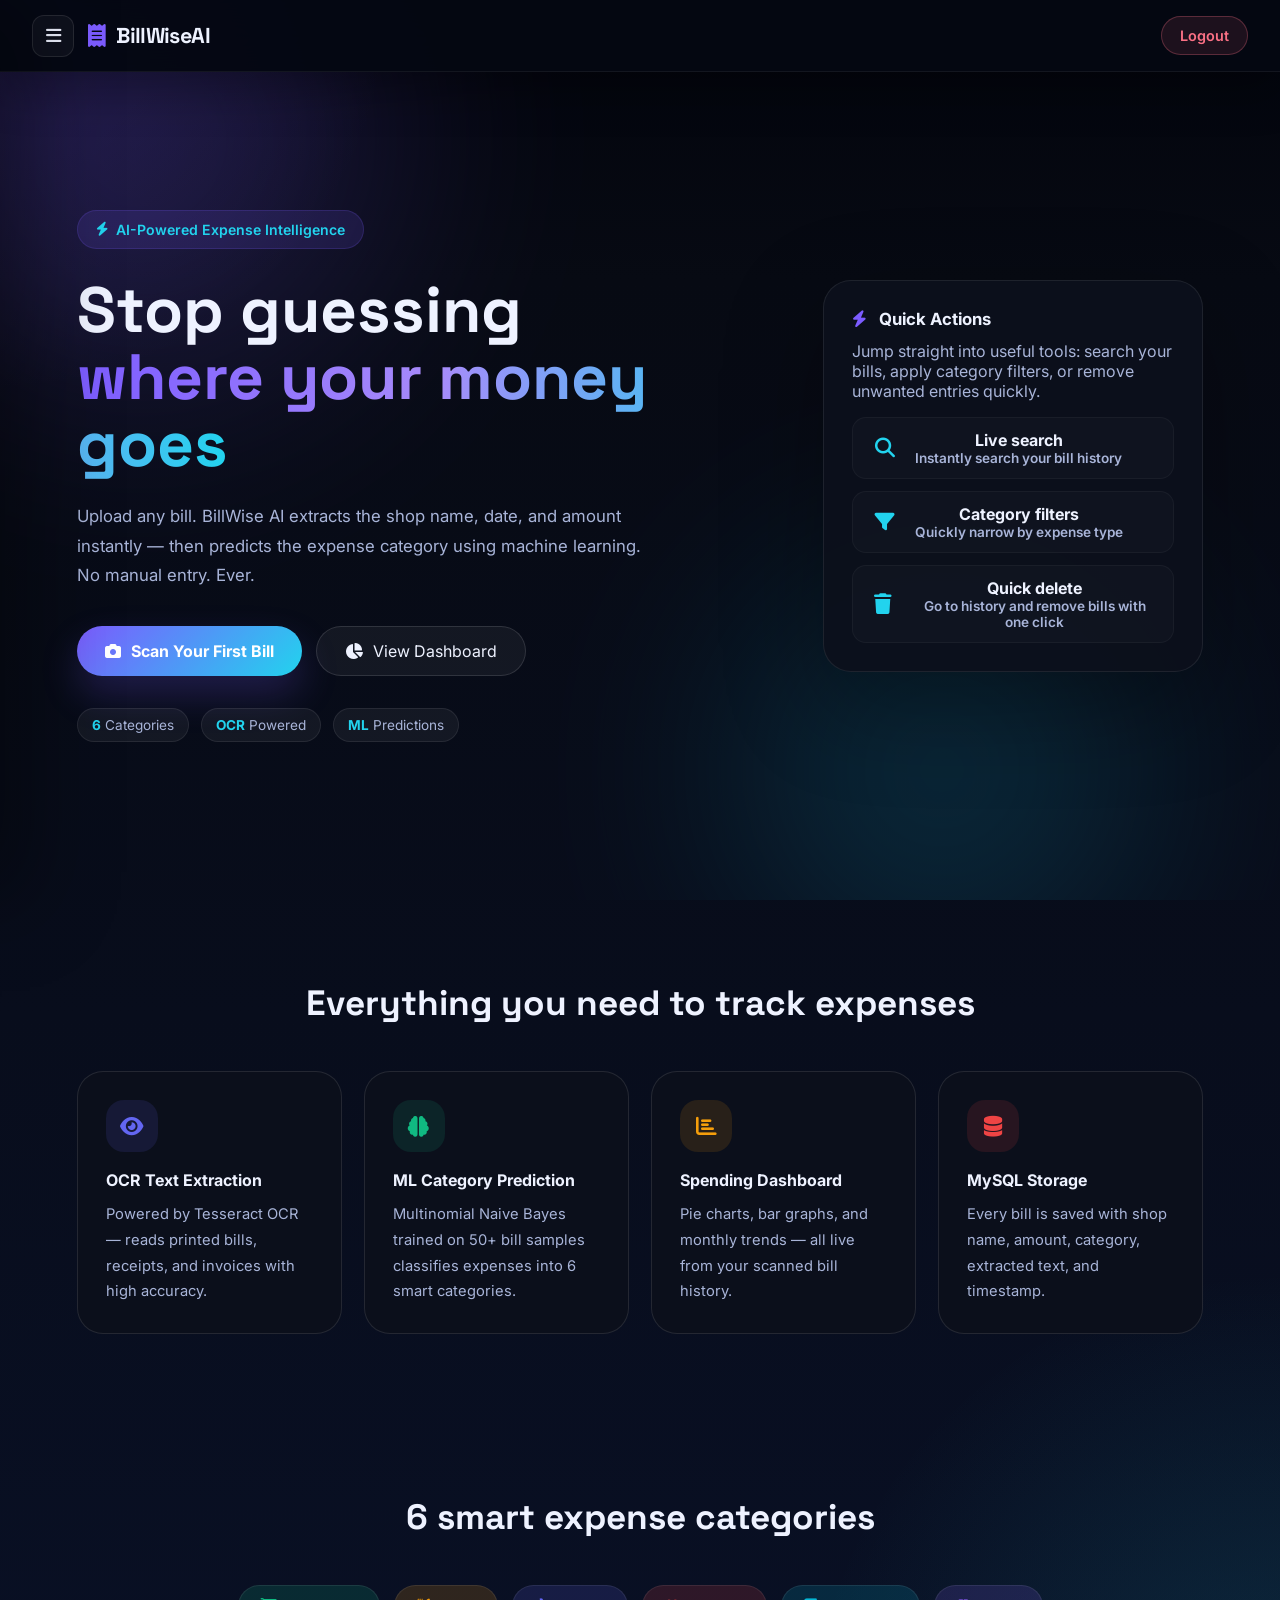
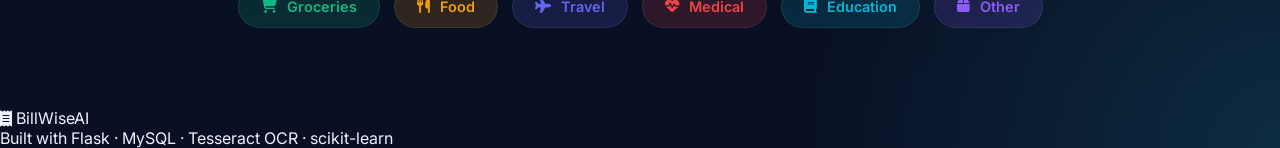
<file: frontend/index.html>
<!DOCTYPE html>
<html lang="en">
<head>
  <meta charset="UTF-8" />
  <meta name="viewport" content="width=device-width, initial-scale=1.0"/>
  <title>BillWise AI — Smart Bill Scanner</title>
  <link rel="preconnect" href="https://fonts.googleapis.com"/>
  <link href="https://fonts.googleapis.com/css2?family=Inter:wght@300;400;500;600;700;800;900&family=Space+Grotesk:wght@400;500;600;700&display=swap" rel="stylesheet"/>
  <link rel="stylesheet" href="https://cdnjs.cloudflare.com/ajax/libs/font-awesome/6.5.0/css/all.min.css"/>
  <link rel="stylesheet" href="style.css"/>
</head>
<body>

  <!-- NAVBAR -->
  <nav class="navbar">
    <div class="navbar-left">
      <button class="menu-toggle" id="menuToggle" aria-label="Open menu" aria-expanded="false" aria-controls="appSidebar">
        <i class="fa-solid fa-bars"></i>
      </button>
      <div class="nav-brand">
        <i class="fa-solid fa-receipt nav-logo-icon"></i>
        <span class="nav-logo-text">BillWise<span class="accent">AI</span></span>
      </div>
    </div>
    <a href="#" id="authActionLink" class="btn-signout">
      <i class="fa-solid fa-right-from-bracket"></i> Sign Out
    </a>
  </nav>

  <!-- SIDEBAR -->
  <div class="sidebar-overlay" id="sidebarOverlay"></div>
  <aside class="app-sidebar" id="appSidebar" aria-hidden="true">
    <div class="sidebar-header">
      <div class="nav-brand">
        <i class="fa-solid fa-receipt nav-logo-icon"></i>
        <span class="nav-logo-text">BillWise<span class="accent">AI</span></span>
      </div>
      <button class="sidebar-close" id="sidebarClose" aria-label="Close menu">
        <i class="fa-solid fa-xmark"></i>
      </button>
    </div>
    <nav class="sidebar-nav">
      <a href="index.html" class="sidebar-link active"><i class="fa-solid fa-house"></i> Home</a>
      <a href="upload.html" class="sidebar-link"><i class="fa-solid fa-camera"></i> Scan Bill</a>
      <a href="dashboard.html" class="sidebar-link"><i class="fa-solid fa-chart-pie"></i> Dashboard</a>
      <a href="history.html" class="sidebar-link"><i class="fa-solid fa-clock-rotate-left"></i> History</a>
    </nav>
  </aside>


  <!-- HERO -->
  <section class="hero">
    <div class="hero-glow-1"></div>
    <div class="hero-glow-2"></div>
    <div class="hero-content">
      <div class="hero-badge">
        <i class="fa-solid fa-bolt"></i> AI-Powered Expense Intelligence
      </div>
      <h1 class="hero-headline">
        Stop guessing<br/>
        <span class="gradient-text">where your money goes</span>
      </h1>
      <p class="hero-sub">
        Upload any bill. BillWise AI extracts the shop name, date, and amount instantly — then predicts the expense category using machine learning. No manual entry. Ever.
      </p>
      <div class="hero-actions">
        <a href="upload.html" class="btn-primary">
          <i class="fa-solid fa-camera"></i> Scan Your First Bill
        </a>
        <a href="dashboard.html" class="btn-ghost">
          <i class="fa-solid fa-chart-pie"></i> View Dashboard
        </a>
      </div>
      <div class="hero-stats">
        <div class="stat-pill"><span class="stat-num">6</span> Categories</div>
        <div class="stat-pill"><span class="stat-num">OCR</span> Powered</div>
        <div class="stat-pill"><span class="stat-num">ML</span> Predictions</div>
      </div>
    </div>
    <div class="hero-visual">
      <div class="card" id="homeFeatureCard" style="border-radius:28px;">
        <h3 class="card-title" style="margin-bottom:12px;"><i class="fa-solid fa-bolt"></i> Quick Actions</h3>
        <p style="color:var(--text-secondary);margin-bottom:16px;">Jump straight into useful tools: search your bills, apply category filters, or remove unwanted entries quickly.</p>

        <div class="hero-feature-grid">
          <button class="hero-feature-item" data-action="live-search" id="homeLiveSearch">
            <i class="fa-solid fa-search"></i>
            <div>
              <strong>Live search</strong>
              <div class="hf-sub">Instantly search your bill history</div>
            </div>
          </button>

          <button class="hero-feature-item" data-action="category-filters" id="homeCategoryFilters">
            <i class="fa-solid fa-filter"></i>
            <div>
              <strong>Category filters</strong>
              <div class="hf-sub">Quickly narrow by expense type</div>
            </div>
          </button>

          <button class="hero-feature-item" data-action="quick-delete" id="homeQuickDelete">
            <i class="fa-solid fa-trash"></i>
            <div>
              <strong>Quick delete</strong>
              <div class="hf-sub">Go to history and remove bills with one click</div>
            </div>
          </button>
        </div>
      </div>
    </div>
  </section>

  <!-- FEATURES -->
  <section class="features-section">
    <h2 class="section-title">Everything you need to track expenses</h2>
    <div class="features-grid">
      <div class="feature-card">
        <div class="feature-icon-wrap" style="background:rgba(99,102,241,0.12)">
          <i class="fa-solid fa-eye" style="color:#6366f1"></i>
        </div>
        <h3>OCR Text Extraction</h3>
        <p>Powered by Tesseract OCR — reads printed bills, receipts, and invoices with high accuracy.</p>
      </div>
      <div class="feature-card">
        <div class="feature-icon-wrap" style="background:rgba(16,185,129,0.12)">
          <i class="fa-solid fa-brain" style="color:#10b981"></i>
        </div>
        <h3>ML Category Prediction</h3>
        <p>Multinomial Naive Bayes trained on 50+ bill samples classifies expenses into 6 smart categories.</p>
      </div>
      <div class="feature-card">
        <div class="feature-icon-wrap" style="background:rgba(245,158,11,0.12)">
          <i class="fa-solid fa-chart-bar" style="color:#f59e0b"></i>
        </div>
        <h3>Spending Dashboard</h3>
        <p>Pie charts, bar graphs, and monthly trends — all live from your scanned bill history.</p>
      </div>
      <div class="feature-card">
        <div class="feature-icon-wrap" style="background:rgba(239,68,68,0.12)">
          <i class="fa-solid fa-database" style="color:#ef4444"></i>
        </div>
        <h3>MySQL Storage</h3>
        <p>Every bill is saved with shop name, amount, category, extracted text, and timestamp.</p>
      </div>
    </div>
  </section>

  <!-- CATEGORIES -->
  <section class="categories-section">
    <h2 class="section-title">6 smart expense categories</h2>
    <div class="cat-pills-row">
      <div class="cat-pill-big groceries"><i class="fa-solid fa-cart-shopping"></i> Groceries</div>
      <div class="cat-pill-big food"><i class="fa-solid fa-utensils"></i> Food</div>
      <div class="cat-pill-big travel"><i class="fa-solid fa-plane"></i> Travel</div>
      <div class="cat-pill-big medical"><i class="fa-solid fa-heart-pulse"></i> Medical</div>
      <div class="cat-pill-big education"><i class="fa-solid fa-book"></i> Education</div>
      <div class="cat-pill-big other"><i class="fa-solid fa-box"></i> Other</div>
    </div>
  </section>

  <!-- FOOTER -->
  <footer class="footer">
    <div class="footer-inner">
      <div class="footer-brand">
        <i class="fa-solid fa-receipt"></i> BillWise<span class="accent">AI</span>
      </div>
      <p class="footer-sub">Built with Flask · MySQL · Tesseract OCR · scikit-learn</p>
    </div>
  </footer>

  <script src="script.js"></script>
</body>
</html>
</file>
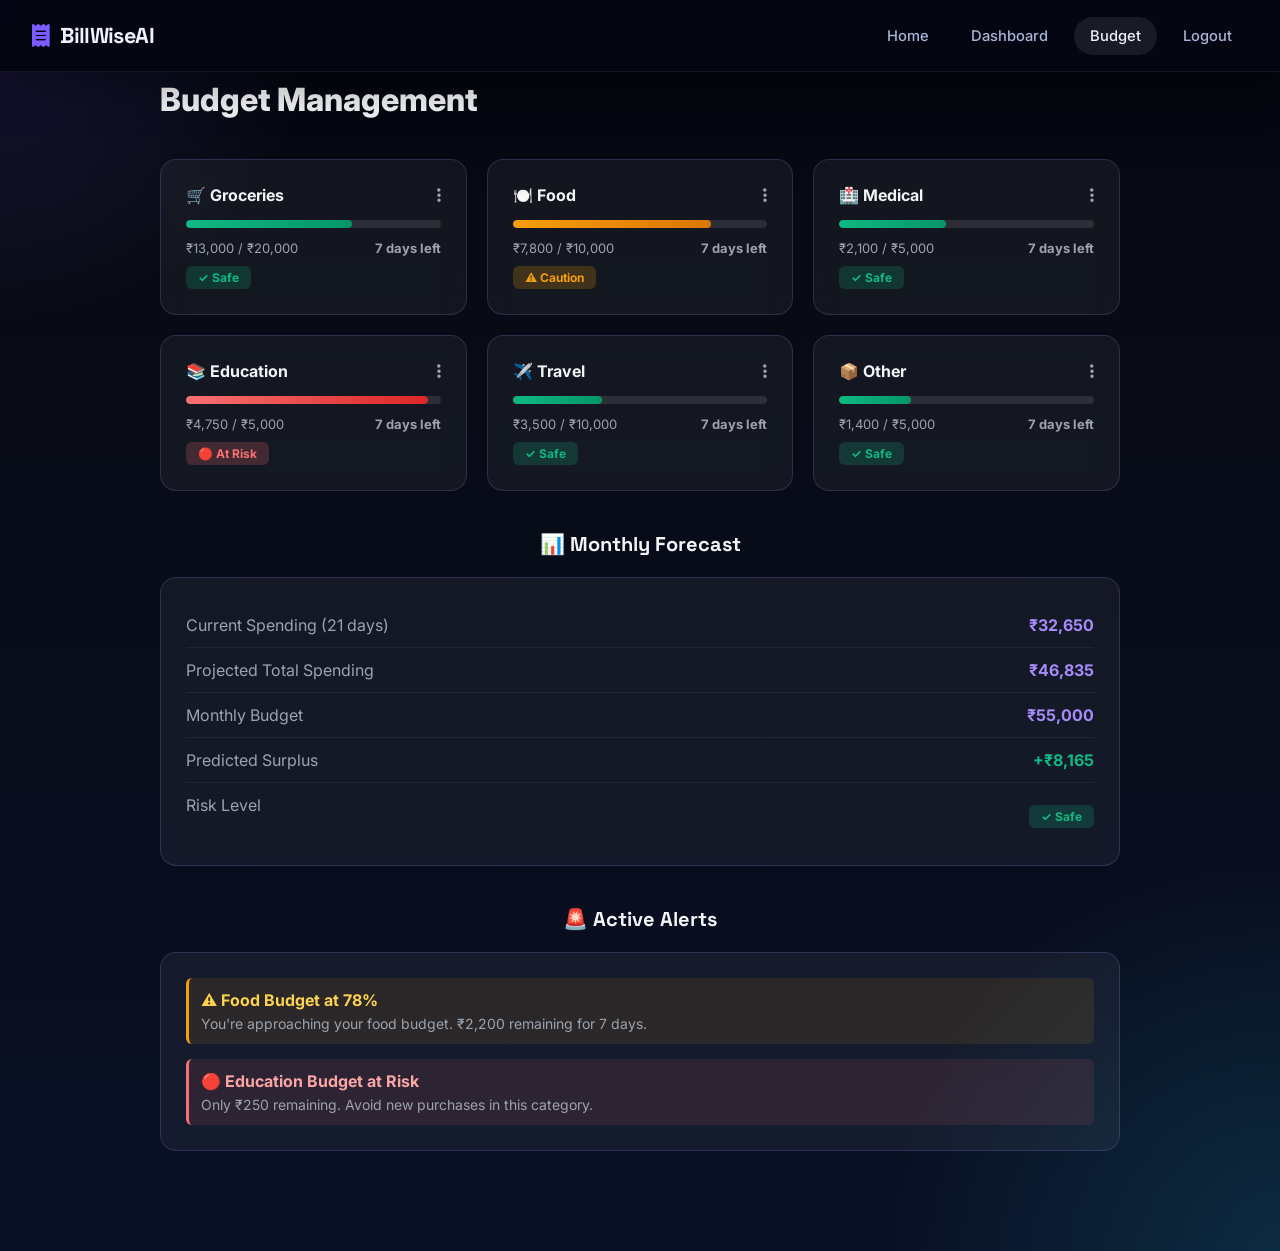
<file: frontend/budget.html>
<!DOCTYPE html>
<html lang="en">
<head>
  <meta charset="UTF-8" />
  <meta name="viewport" content="width=device-width, initial-scale=1.0" />
  <title>Budget — BillWise AI</title>
  <link rel="preconnect" href="https://fonts.googleapis.com" />
  <link href="https://fonts.googleapis.com/css2?family=Inter:wght@300;400;500;600;700;800;900&family=Space+Grotesk:wght@400;500;600;700&display=swap" rel="stylesheet" />
  <link rel="stylesheet" href="https://cdnjs.cloudflare.com/ajax/libs/font-awesome/6.5.0/css/all.min.css" />
  <link rel="stylesheet" href="style.css" />
  <style>
    .budget-container { max-width: 1000px; margin: 0 auto; padding: 40px 20px; }
    .budget-header { margin-bottom: 40px; }
    .budget-title { font-size: 32px; font-weight: 800; color: #f3f4f6; margin-bottom: 20px; }
    
    .budget-grid { display: grid; grid-template-columns: repeat(auto-fit, minmax(280px, 1fr)); gap: 20px; margin-bottom: 40px; }
    
    .budget-card {
      background: rgba(255, 255, 255, 0.05);
      border: 1px solid rgba(167, 139, 250, 0.2);
      border-radius: 16px;
      padding: 25px;
      backdrop-filter: blur(10px);
      transition: all 0.3s ease;
    }
    
    .budget-card:hover { transform: translateY(-4px); border-color: rgba(167, 139, 250, 0.5); }
    
    .budget-header-card { display: flex; justify-content: space-between; align-items: start; margin-bottom: 15px; }
    .budget-category { font-weight: 700; color: #f3f4f6; }
    .budget-dots { color: #9ca3af; cursor: pointer; }
    
    .budget-bar {
      width: 100%;
      height: 8px;
      background: rgba(255, 255, 255, 0.1);
      border-radius: 4px;
      overflow: hidden;
      margin: 12px 0;
    }
    
    .budget-fill { height: 100%; border-radius: 4px; transition: width 0.3s ease; }
    .budget-fill.safe { background: linear-gradient(90deg, #10b981, #059669); }
    .budget-fill.warning { background: linear-gradient(90deg, #f59e0b, #d97706); }
    .budget-fill.danger { background: linear-gradient(90deg, #f87171, #dc2626); }
    
    .budget-info { display: flex; justify-content: space-between; font-size: 13px; color: #9ca3af; margin-top: 10px; }
    .budget-amount { font-weight: 700; }
    
    .risk-indicator {
      display: inline-block;
      padding: 4px 12px;
      border-radius: 6px;
      font-size: 12px;
      font-weight: 700;
      margin-top: 10px;
    }
    
    .risk-low { background: rgba(16, 185, 129, 0.2); color: #10b981; }
    .risk-medium { background: rgba(245, 158, 11, 0.2); color: #f59e0b; }
    .risk-high { background: rgba(248, 113, 113, 0.2); color: #f87171; }
    
    .budget-section { margin-top: 40px; }
    .section-title { font-size: 20px; font-weight: 700; color: #f3f4f6; margin-bottom: 20px; }
    
    .prediction-card {
      background: rgba(255, 255, 255, 0.05);
      border: 1px solid rgba(167, 139, 250, 0.2);
      border-radius: 16px;
      padding: 25px;
      margin-bottom: 20px;
    }
    
    .prediction-item { display: flex; justify-content: space-between; padding: 12px 0; border-bottom: 1px solid rgba(167, 139, 250, 0.1); }
    .prediction-item:last-child { border-bottom: none; }
    .prediction-label { color: #9ca3af; }
    .prediction-value { color: #a78bfa; font-weight: 700; }

    @media (max-width: 768px) {
      .budget-grid { grid-template-columns: 1fr; }
    }
  </style>
</head>
<body class="dashboard-body">
  <nav class="navbar">
    <div class="nav-brand">
      <i class="fa-solid fa-receipt nav-logo-icon"></i>
      <span class="nav-logo-text">BillWise<span class="accent">AI</span></span>
    </div>
    <div class="nav-links">
      <a href="index.html" class="nav-link">Home</a>
      <a href="dashboard.html" class="nav-link">Dashboard</a>
      <a href="budget.html" class="nav-link active">Budget</a>
      <a href="#" id="authActionLink" class="nav-link">Logout</a>
    </div>
  </nav>

  <main class="main-content">
    <div class="budget-container">
      <div class="budget-header">
        <h1 class="budget-title">Budget Management</h1>
      </div>

      <!-- Budget Cards -->
      <div class="budget-grid">
        <!-- Groceries -->
        <div class="budget-card">
          <div class="budget-header-card">
            <span class="budget-category">🛒 Groceries</span>
            <span class="budget-dots"><i class="fa-solid fa-ellipsis-v"></i></span>
          </div>
          <div class="budget-bar">
            <div class="budget-fill safe" style="width: 65%;"></div>
          </div>
          <div class="budget-info">
            <span>₹13,000 / ₹20,000</span>
            <span class="budget-amount">7 days left</span>
          </div>
          <span class="risk-indicator risk-low">✓ Safe</span>
        </div>

        <!-- Food -->
        <div class="budget-card">
          <div class="budget-header-card">
            <span class="budget-category">🍽️ Food</span>
            <span class="budget-dots"><i class="fa-solid fa-ellipsis-v"></i></span>
          </div>
          <div class="budget-bar">
            <div class="budget-fill warning" style="width: 78%;"></div>
          </div>
          <div class="budget-info">
            <span>₹7,800 / ₹10,000</span>
            <span class="budget-amount">7 days left</span>
          </div>
          <span class="risk-indicator risk-medium">⚠ Caution</span>
        </div>

        <!-- Medical -->
        <div class="budget-card">
          <div class="budget-header-card">
            <span class="budget-category">🏥 Medical</span>
            <span class="budget-dots"><i class="fa-solid fa-ellipsis-v"></i></span>
          </div>
          <div class="budget-bar">
            <div class="budget-fill safe" style="width: 42%;"></div>
          </div>
          <div class="budget-info">
            <span>₹2,100 / ₹5,000</span>
            <span class="budget-amount">7 days left</span>
          </div>
          <span class="risk-indicator risk-low">✓ Safe</span>
        </div>

        <!-- Education -->
        <div class="budget-card">
          <div class="budget-header-card">
            <span class="budget-category">📚 Education</span>
            <span class="budget-dots"><i class="fa-solid fa-ellipsis-v"></i></span>
          </div>
          <div class="budget-bar">
            <div class="budget-fill danger" style="width: 95%;"></div>
          </div>
          <div class="budget-info">
            <span>₹4,750 / ₹5,000</span>
            <span class="budget-amount">7 days left</span>
          </div>
          <span class="risk-indicator risk-high">🔴 At Risk</span>
        </div>

        <!-- Travel -->
        <div class="budget-card">
          <div class="budget-header-card">
            <span class="budget-category">✈️ Travel</span>
            <span class="budget-dots"><i class="fa-solid fa-ellipsis-v"></i></span>
          </div>
          <div class="budget-bar">
            <div class="budget-fill safe" style="width: 35%;"></div>
          </div>
          <div class="budget-info">
            <span>₹3,500 / ₹10,000</span>
            <span class="budget-amount">7 days left</span>
          </div>
          <span class="risk-indicator risk-low">✓ Safe</span>
        </div>

        <!-- Other -->
        <div class="budget-card">
          <div class="budget-header-card">
            <span class="budget-category">📦 Other</span>
            <span class="budget-dots"><i class="fa-solid fa-ellipsis-v"></i></span>
          </div>
          <div class="budget-bar">
            <div class="budget-fill safe" style="width: 28%;"></div>
          </div>
          <div class="budget-info">
            <span>₹1,400 / ₹5,000</span>
            <span class="budget-amount">7 days left</span>
          </div>
          <span class="risk-indicator risk-low">✓ Safe</span>
        </div>
      </div>

      <!-- Monthly Prediction Section -->
      <div class="budget-section">
        <h2 class="section-title">📊 Monthly Forecast</h2>
        <div class="prediction-card">
          <div class="prediction-item">
            <span class="prediction-label">Current Spending (21 days)</span>
            <span class="prediction-value">₹32,650</span>
          </div>
          <div class="prediction-item">
            <span class="prediction-label">Projected Total Spending</span>
            <span class="prediction-value">₹46,835</span>
          </div>
          <div class="prediction-item">
            <span class="prediction-label">Monthly Budget</span>
            <span class="prediction-value">₹55,000</span>
          </div>
          <div class="prediction-item">
            <span class="prediction-label">Predicted Surplus</span>
            <span class="prediction-value" style="color: #10b981;">+₹8,165</span>
          </div>
          <div class="prediction-item">
            <span class="prediction-label">Risk Level</span>
            <span class="risk-indicator risk-low">✓ Safe</span>
          </div>
        </div>
      </div>

      <!-- Alerts Section -->
      <div class="budget-section">
        <h2 class="section-title">🚨 Active Alerts</h2>
        <div class="prediction-card">
          <div style="padding: 12px; background: rgba(245, 158, 11, 0.1); border-left: 3px solid #f59e0b; border-radius: 6px; margin-bottom: 15px;">
            <strong style="color: #fcd34d;">⚠ Food Budget at 78%</strong>
            <p style="color: #9ca3af; font-size: 14px; margin-top: 5px;">You're approaching your food budget. ₹2,200 remaining for 7 days.</p>
          </div>
          <div style="padding: 12px; background: rgba(248, 113, 113, 0.1); border-left: 3px solid #f87171; border-radius: 6px;">
            <strong style="color: #fca5a5;">🔴 Education Budget at Risk</strong>
            <p style="color: #9ca3af; font-size: 14px; margin-top: 5px;">Only ₹250 remaining. Avoid new purchases in this category.</p>
          </div>
        </div>
      </div>
    </div>
  </main>
</body>
</html>
</file>
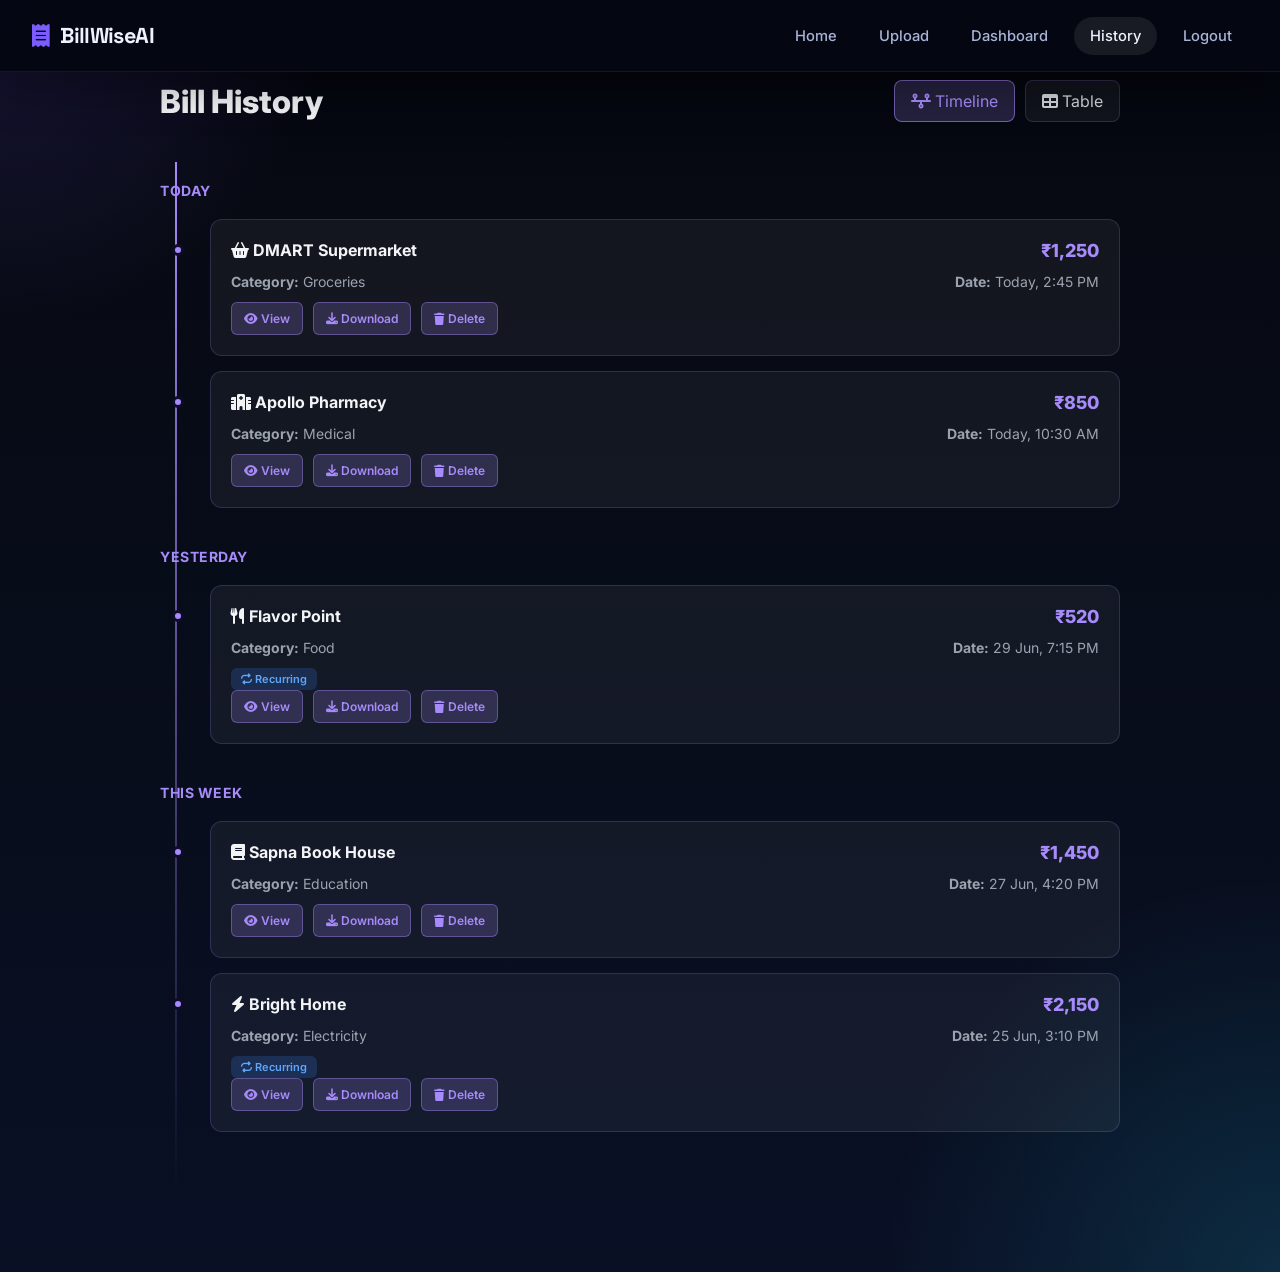
<file: frontend/history-enhanced.html>
<!DOCTYPE html>
<html lang="en">
<head>
  <meta charset="UTF-8" />
  <meta name="viewport" content="width=device-width, initial-scale=1.0" />
  <title>History — BillWise AI</title>
  <link rel="preconnect" href="https://fonts.googleapis.com" />
  <link href="https://fonts.googleapis.com/css2?family=Inter:wght@300;400;500;600;700;800;900&family=Space+Grotesk:wght@400;500;600;700&display=swap" rel="stylesheet" />
  <link rel="stylesheet" href="https://cdnjs.cloudflare.com/ajax/libs/font-awesome/6.5.0/css/all.min.css" />
  <link rel="stylesheet" href="style.css" />
  <style>
    .history-container { max-width: 1000px; margin: 0 auto; padding: 40px 20px; }
    .history-header { margin-bottom: 40px; display: flex; justify-content: space-between; align-items: center; }
    .history-title { font-size: 32px; font-weight: 800; color: #f3f4f6; }
    
    .view-toggle { display: flex; gap: 10px; }
    .toggle-btn { padding: 10px 16px; background: rgba(255, 255, 255, 0.05); border: 1px solid rgba(167, 139, 250, 0.2); border-radius: 8px; color: #d1d5db; cursor: pointer; transition: all 0.3s ease; }
    .toggle-btn.active { background: rgba(167, 139, 250, 0.2); border-color: rgba(167, 139, 250, 0.6); color: #a78bfa; }
    
    .timeline { position: relative; padding: 20px 0; }
    .timeline::before { content: ''; position: absolute; left: 15px; top: 0; bottom: 0; width: 2px; background: linear-gradient(to bottom, #a78bfa, transparent); }
    
    .timeline-section { margin-bottom: 40px; }
    .timeline-date { font-size: 14px; font-weight: 700; color: #a78bfa; text-transform: uppercase; letter-spacing: 0.5px; margin-bottom: 20px; }
    
    .bill-item {
      position: relative;
      margin-left: 50px;
      margin-bottom: 15px;
      background: rgba(255, 255, 255, 0.05);
      border: 1px solid rgba(167, 139, 250, 0.2);
      border-radius: 12px;
      padding: 20px;
      transition: all 0.3s ease;
    }
    
    .bill-item::before {
      content: '';
      position: absolute;
      left: -39px;
      top: 24px;
      width: 12px;
      height: 12px;
      background: #a78bfa;
      border: 3px solid #0f0c29;
      border-radius: 50%;
    }
    
    .bill-item:hover { background: rgba(167, 139, 250, 0.1); border-color: rgba(167, 139, 250, 0.5); }
    
    .bill-header { display: flex; justify-content: space-between; align-items: flex-start; margin-bottom: 12px; }
    .bill-vendor { font-size: 16px; font-weight: 700; color: #f3f4f6; }
    .bill-badges { display: flex; gap: 8px; }
    .bill-badge { padding: 4px 10px; border-radius: 6px; font-size: 11px; font-weight: 600; }
    .badge-recurring { background: rgba(59, 130, 246, 0.2); color: #60a5fa; }
    .badge-duplicate { background: rgba(248, 113, 113, 0.2); color: #f87171; }
    
    .bill-details { display: flex; justify-content: space-between; align-items: center; margin-bottom: 12px; color: #9ca3af; font-size: 14px; }
    .bill-actions { display: flex; gap: 10px; }
    .bill-btn { padding: 8px 12px; background: rgba(167, 139, 250, 0.2); border: 1px solid rgba(167, 139, 250, 0.4); border-radius: 6px; color: #a78bfa; cursor: pointer; font-size: 12px; font-weight: 600; transition: all 0.3s ease; }
    .bill-btn:hover { background: rgba(167, 139, 250, 0.4); }
    
    .bill-amount { font-size: 18px; font-weight: 800; color: #a78bfa; }
    
    .table-view { display: none; }
    .history-table {
      width: 100%;
      border-collapse: collapse;
      background: rgba(255, 255, 255, 0.05);
      border: 1px solid rgba(167, 139, 250, 0.2);
      border-radius: 12px;
      overflow: hidden;
    }
    
    .history-table th {
      background: rgba(167, 139, 250, 0.1);
      padding: 16px;
      text-align: left;
      color: #d1d5db;
      font-weight: 700;
      text-transform: uppercase;
      font-size: 12px;
      letter-spacing: 0.5px;
    }
    
    .history-table td { padding: 16px; border-bottom: 1px solid rgba(167, 139, 250, 0.1); color: #d1d5db; }
    .history-table tr:hover { background: rgba(167, 139, 250, 0.05); }

    @media (max-width: 768px) {
      .bill-item { margin-left: 30px; }
      .bill-item::before { left: -21px; }
      .timeline::before { left: 5px; }
      .history-header { flex-direction: column; align-items: flex-start; gap: 20px; }
    }
  </style>
</head>
<body class="dashboard-body">
  <nav class="navbar">
    <div class="nav-brand">
      <i class="fa-solid fa-receipt nav-logo-icon"></i>
      <span class="nav-logo-text">BillWise<span class="accent">AI</span></span>
    </div>
    <div class="nav-links">
      <a href="index.html" class="nav-link">Home</a>
      <a href="upload.html" class="nav-link">Upload</a>
      <a href="dashboard.html" class="nav-link">Dashboard</a>
      <a href="history.html" class="nav-link active">History</a>
      <a href="#" id="authActionLink" class="nav-link">Logout</a>
    </div>
  </nav>

  <main class="main-content">
    <div class="history-container">
      <div class="history-header">
        <h1 class="history-title">Bill History</h1>
        <div class="view-toggle">
          <button class="toggle-btn active" onclick="switchView('timeline')">
            <i class="fa-solid fa-timeline"></i> Timeline
          </button>
          <button class="toggle-btn" onclick="switchView('table')">
            <i class="fa-solid fa-table"></i> Table
          </button>
        </div>
      </div>

      <!-- Timeline View -->
      <div id="timelineView" class="timeline-view">
        <div class="timeline">
          <!-- Today -->
          <div class="timeline-section">
            <div class="timeline-date">Today</div>
            <div class="bill-item">
              <div class="bill-header">
                <span class="bill-vendor"><i class="fa-solid fa-basket-shopping"></i> DMART Supermarket</span>
                <span class="bill-amount">₹1,250</span>
              </div>
              <div class="bill-details">
                <span><strong>Category:</strong> Groceries</span>
                <span><strong>Date:</strong> Today, 2:45 PM</span>
              </div>
              <div class="bill-actions">
                <button class="bill-btn"><i class="fa-solid fa-eye"></i> View</button>
                <button class="bill-btn"><i class="fa-solid fa-download"></i> Download</button>
                <button class="bill-btn"><i class="fa-solid fa-trash"></i> Delete</button>
              </div>
            </div>

            <div class="bill-item">
              <div class="bill-header">
                <span class="bill-vendor"><i class="fa-solid fa-hospital"></i> Apollo Pharmacy</span>
                <span class="bill-amount">₹850</span>
              </div>
              <div class="bill-details">
                <span><strong>Category:</strong> Medical</span>
                <span><strong>Date:</strong> Today, 10:30 AM</span>
              </div>
              <div class="bill-actions">
                <button class="bill-btn"><i class="fa-solid fa-eye"></i> View</button>
                <button class="bill-btn"><i class="fa-solid fa-download"></i> Download</button>
                <button class="bill-btn"><i class="fa-solid fa-trash"></i> Delete</button>
              </div>
            </div>
          </div>

          <!-- Yesterday -->
          <div class="timeline-section">
            <div class="timeline-date">Yesterday</div>
            <div class="bill-item">
              <div class="bill-header">
                <span class="bill-vendor"><i class="fa-solid fa-utensils"></i> Flavor Point</span>
                <span class="bill-amount">₹520</span>
              </div>
              <div class="bill-details">
                <span><strong>Category:</strong> Food</span>
                <span><strong>Date:</strong> 29 Jun, 7:15 PM</span>
              </div>
              <div class="bill-badges">
                <span class="bill-badge badge-recurring"><i class="fa-solid fa-repeat"></i> Recurring</span>
              </div>
              <div class="bill-actions">
                <button class="bill-btn"><i class="fa-solid fa-eye"></i> View</button>
                <button class="bill-btn"><i class="fa-solid fa-download"></i> Download</button>
                <button class="bill-btn"><i class="fa-solid fa-trash"></i> Delete</button>
              </div>
            </div>
          </div>

          <!-- This Week -->
          <div class="timeline-section">
            <div class="timeline-date">This Week</div>
            <div class="bill-item">
              <div class="bill-header">
                <span class="bill-vendor"><i class="fa-solid fa-book"></i> Sapna Book House</span>
                <span class="bill-amount">₹1,450</span>
              </div>
              <div class="bill-details">
                <span><strong>Category:</strong> Education</span>
                <span><strong>Date:</strong> 27 Jun, 4:20 PM</span>
              </div>
              <div class="bill-actions">
                <button class="bill-btn"><i class="fa-solid fa-eye"></i> View</button>
                <button class="bill-btn"><i class="fa-solid fa-download"></i> Download</button>
                <button class="bill-btn"><i class="fa-solid fa-trash"></i> Delete</button>
              </div>
            </div>

            <div class="bill-item">
              <div class="bill-header">
                <span class="bill-vendor"><i class="fa-solid fa-bolt"></i> Bright Home</span>
                <span class="bill-amount">₹2,150</span>
              </div>
              <div class="bill-details">
                <span><strong>Category:</strong> Electricity</span>
                <span><strong>Date:</strong> 25 Jun, 3:10 PM</span>
              </div>
              <div class="bill-badges">
                <span class="bill-badge badge-recurring"><i class="fa-solid fa-repeat"></i> Recurring</span>
              </div>
              <div class="bill-actions">
                <button class="bill-btn"><i class="fa-solid fa-eye"></i> View</button>
                <button class="bill-btn"><i class="fa-solid fa-download"></i> Download</button>
                <button class="bill-btn"><i class="fa-solid fa-trash"></i> Delete</button>
              </div>
            </div>
          </div>
        </div>
      </div>

      <!-- Table View -->
      <div id="tableView" class="table-view">
        <table class="history-table">
          <thead>
            <tr>
              <th>Vendor</th>
              <th>Category</th>
              <th>Amount</th>
              <th>Date</th>
              <th>Status</th>
              <th>Actions</th>
            </tr>
          </thead>
          <tbody>
            <tr>
              <td><i class="fa-solid fa-basket-shopping"></i> DMART</td>
              <td>Groceries</td>
              <td>₹1,250</td>
              <td>Today</td>
              <td><span style="color: #10b981;"><i class="fa-solid fa-check"></i> Confirmed</span></td>
              <td><button class="bill-btn"><i class="fa-solid fa-trash"></i></button></td>
            </tr>
            <tr>
              <td><i class="fa-solid fa-hospital"></i> Apollo</td>
              <td>Medical</td>
              <td>₹850</td>
              <td>Today</td>
              <td><span style="color: #10b981;"><i class="fa-solid fa-check"></i> Confirmed</span></td>
              <td><button class="bill-btn"><i class="fa-solid fa-trash"></i></button></td>
            </tr>
          </tbody>
        </table>
      </div>
    </div>
  </main>

  <script>
    function switchView(view) {
      if (view === 'timeline') {
        document.getElementById('timelineView').style.display = 'block';
        document.getElementById('tableView').style.display = 'none';
        document.querySelectorAll('.toggle-btn')[0].classList.add('active');
        document.querySelectorAll('.toggle-btn')[1].classList.remove('active');
      } else {
        document.getElementById('timelineView').style.display = 'none';
        document.getElementById('tableView').style.display = 'block';
        document.querySelectorAll('.toggle-btn')[0].classList.remove('active');
        document.querySelectorAll('.toggle-btn')[1].classList.add('active');
      }
    }
  </script>
</body>
</html>
</file>
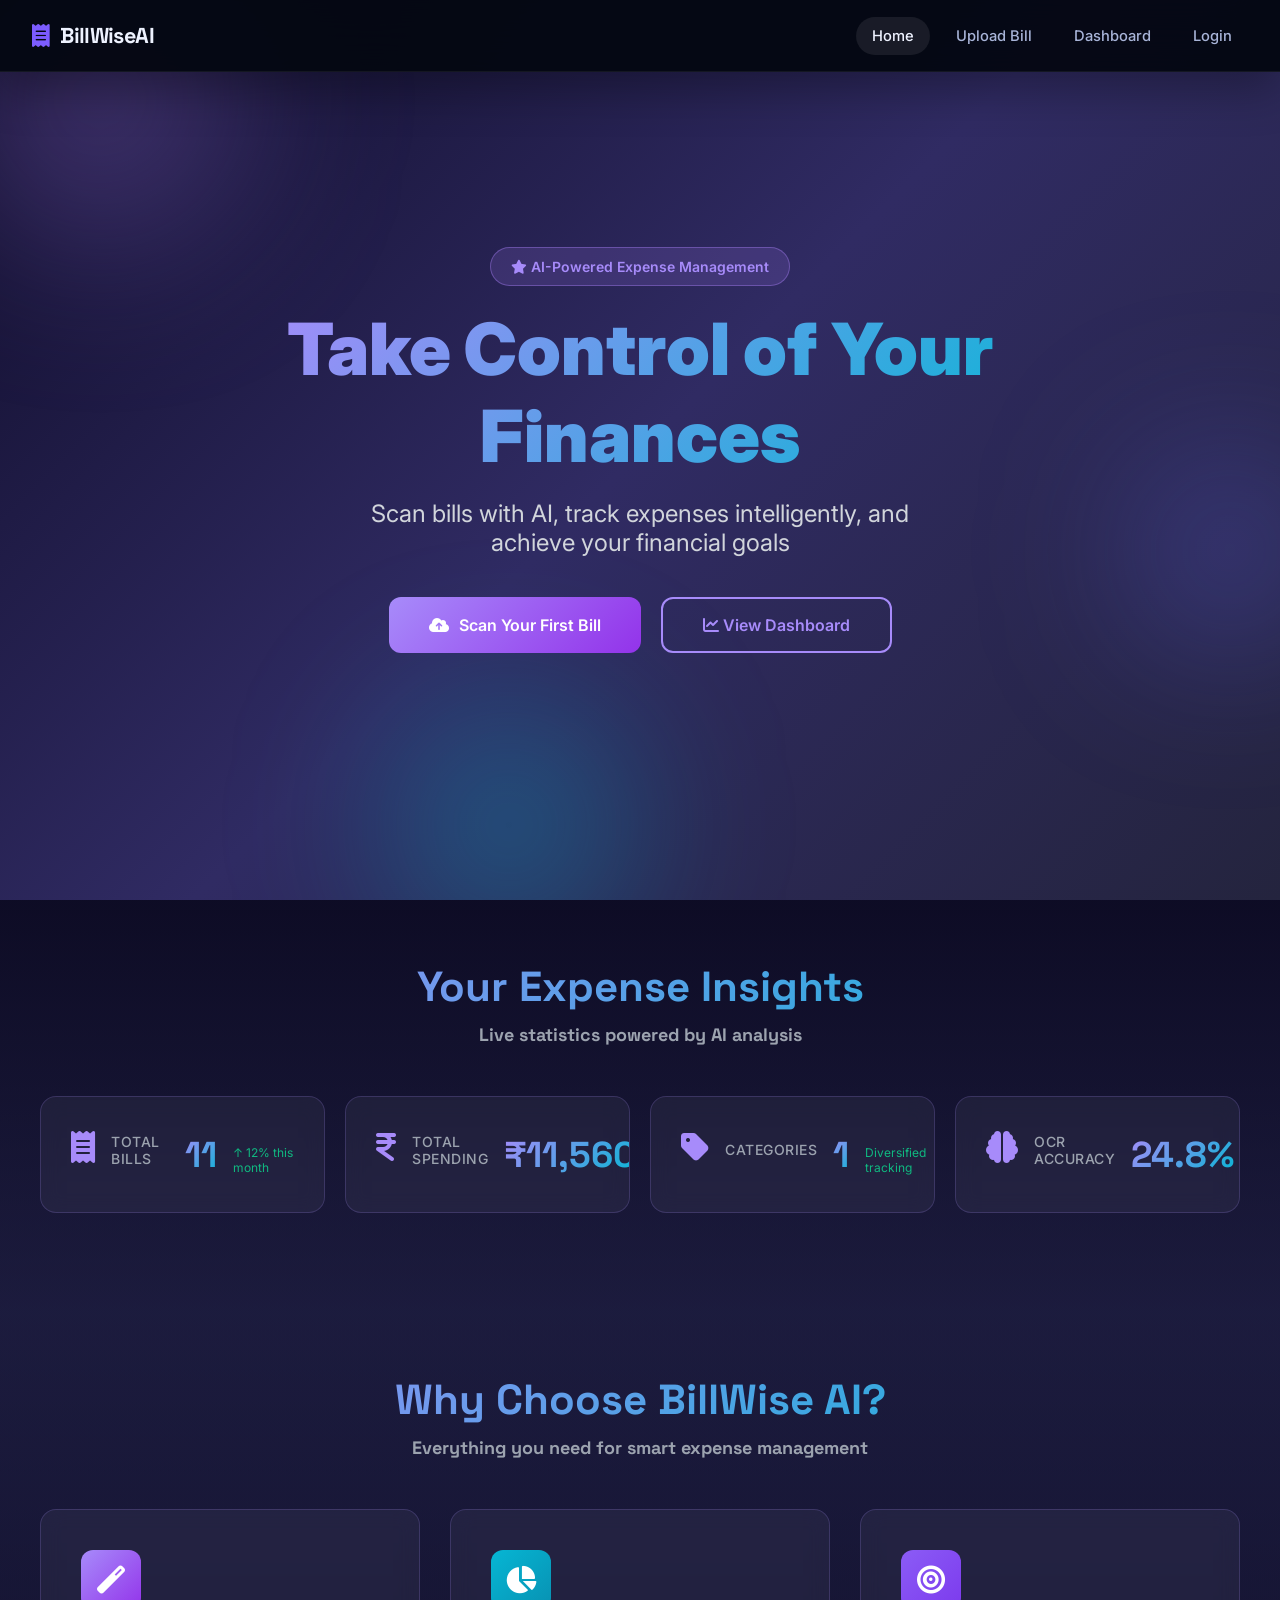
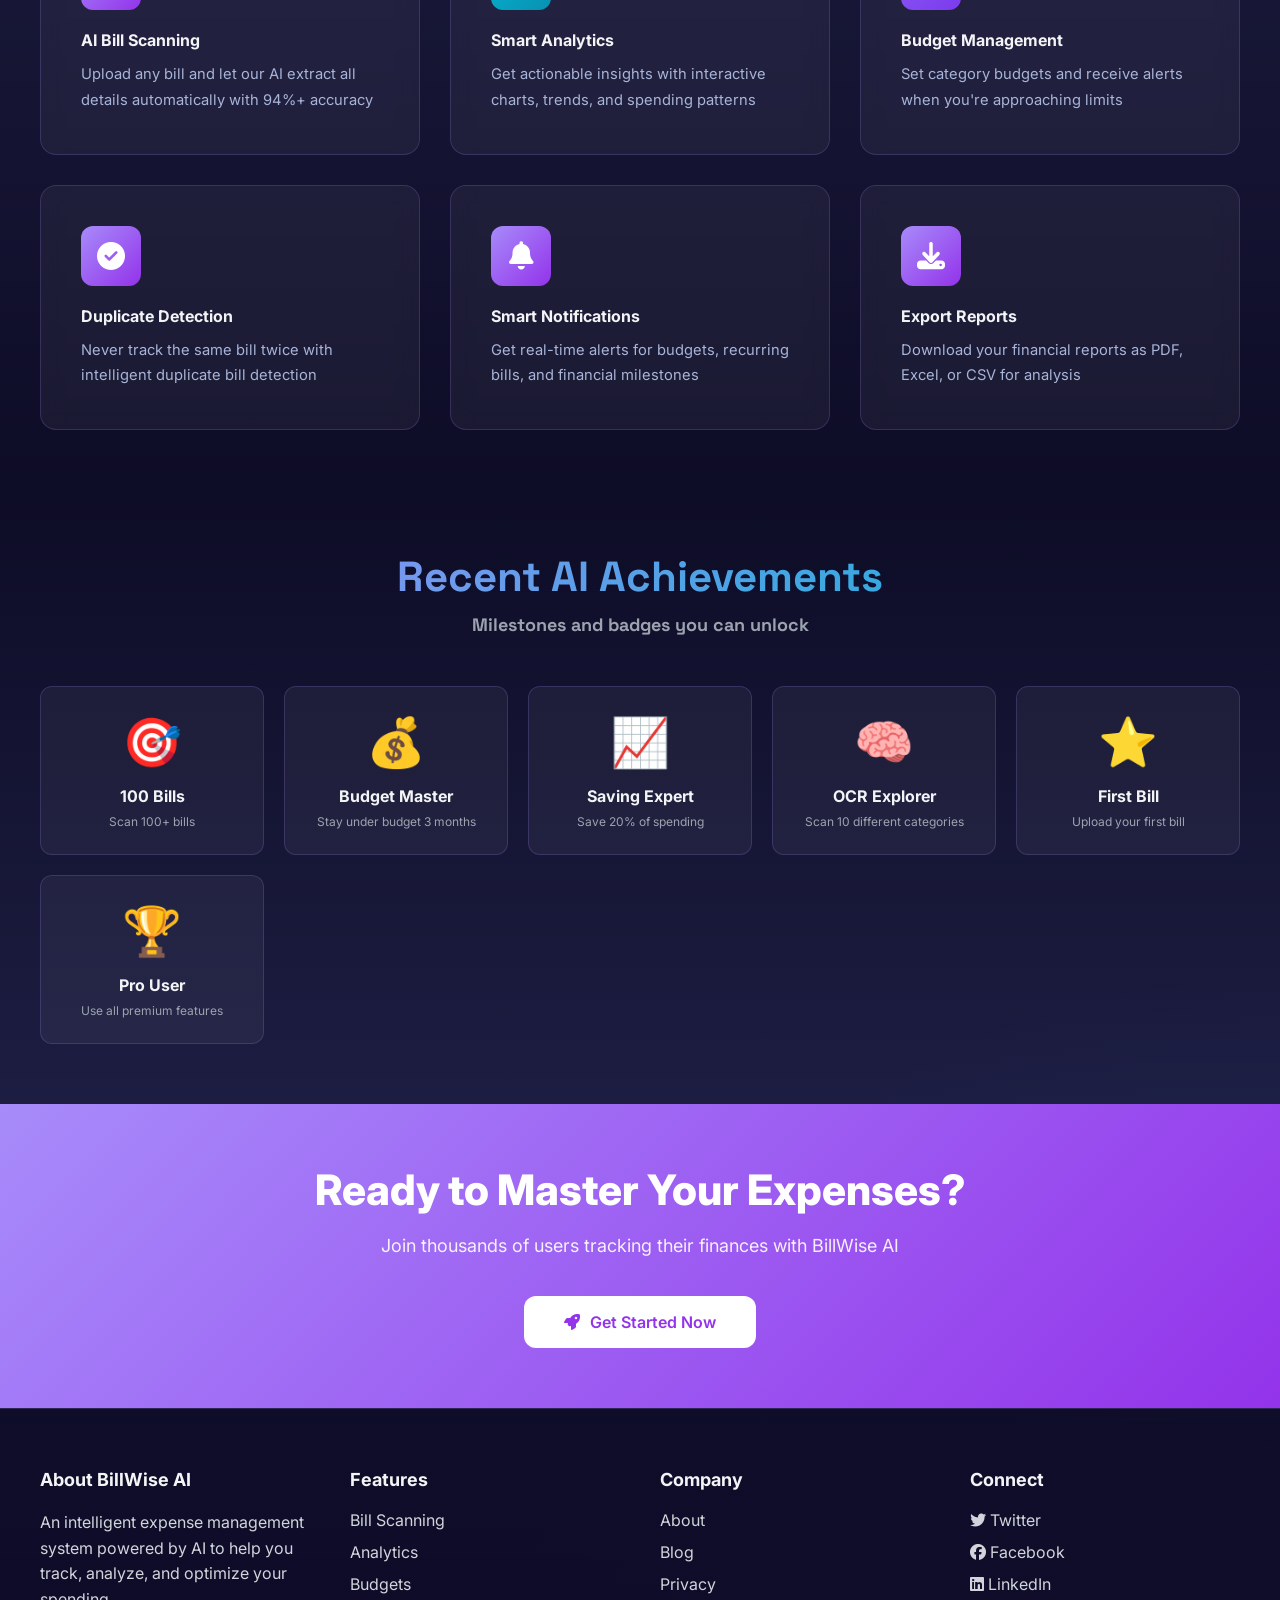
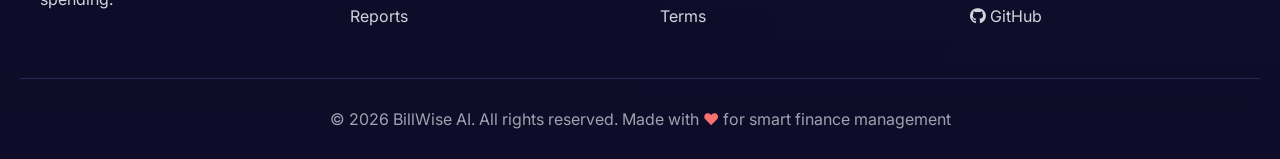
<file: frontend/index-enhanced.html>
<!DOCTYPE html>
<html lang="en">
<head>
  <meta charset="UTF-8" />
  <meta name="viewport" content="width=device-width, initial-scale=1.0" />
  <title>BillWise AI — Professional Expense Management</title>
  <link rel="preconnect" href="https://fonts.googleapis.com" />
  <link href="https://fonts.googleapis.com/css2?family=Inter:wght@300;400;500;600;700;800;900&family=Space+Grotesk:wght@400;500;600;700&display=swap" rel="stylesheet" />
  <link rel="stylesheet" href="https://cdnjs.cloudflare.com/ajax/libs/font-awesome/6.5.0/css/all.min.css" />
  <link rel="stylesheet" href="style.css" />
  <style>
    /* ============ HOME PAGE STYLES ============ */
    
    .hero-section {
      position: relative;
      min-height: 100vh;
      display: flex;
      align-items: center;
      justify-content: center;
      background: linear-gradient(135deg, #0f0c29, #302b63, #24243e);
      overflow: hidden;
      padding: 40px 20px;
    }

    .hero-background {
      position: absolute;
      width: 100%;
      height: 100%;
      top: 0;
      left: 0;
    }

    .floating-blob {
      position: absolute;
      border-radius: 50%;
      filter: blur(80px);
      animation: float 8s ease-in-out infinite;
    }

    .blob-1 { width: 300px; height: 300px; background: rgba(147, 112, 219, 0.3); top: -50px; left: -50px; animation-delay: 0s; }
    .blob-2 { width: 200px; height: 200px; background: rgba(99, 102, 241, 0.3); top: 50%; right: -50px; animation-delay: 2s; }
    .blob-3 { width: 250px; height: 250px; background: rgba(6, 182, 212, 0.3); bottom: -50px; left: 30%; animation-delay: 4s; }

    @keyframes float {
      0%, 100% { transform: translate(0, 0); }
      50% { transform: translate(30px, 30px); }
    }

    .hero-content {
      position: relative;
      z-index: 2;
      text-align: center;
      max-width: 800px;
      animation: fadeInUp 1s ease-out;
    }

    .hero-badge {
      display: inline-block;
      padding: 10px 20px;
      background: rgba(147, 112, 219, 0.2);
      border: 1px solid rgba(147, 112, 219, 0.5);
      border-radius: 50px;
      color: #a78bfa;
      font-size: 14px;
      font-weight: 600;
      margin-bottom: 20px;
      animation: slideDown 0.8s ease-out;
    }

    .hero-title {
      font-size: clamp(36px, 8vw, 72px);
      font-weight: 900;
      background: linear-gradient(135deg, #a78bfa, #06b6d4);
      -webkit-background-clip: text;
      -webkit-text-fill-color: transparent;
      background-clip: text;
      line-height: 1.2;
      margin-bottom: 20px;
      animation: slideDown 0.9s ease-out 0.1s backwards;
    }

    .hero-subtitle {
      font-size: clamp(16px, 3vw, 24px);
      color: #d1d5db;
      margin-bottom: 40px;
      max-width: 600px;
      margin-left: auto;
      margin-right: auto;
      animation: slideDown 1s ease-out 0.2s backwards;
    }

    .hero-cta {
      display: flex;
      gap: 20px;
      justify-content: center;
      flex-wrap: wrap;
      animation: slideDown 1.1s ease-out 0.3s backwards;
    }

    .btn-primary-lg {
      padding: 16px 40px;
      font-size: 16px;
      font-weight: 600;
      border-radius: 12px;
      border: none;
      cursor: pointer;
      transition: all 0.3s ease;
      background: linear-gradient(135deg, #a78bfa, #9333ea);
      color: white;
      display: flex;
      align-items: center;
      gap: 10px;
      text-decoration: none;
    }

    .btn-primary-lg:hover {
      transform: translateY(-4px);
      box-shadow: 0 20px 40px rgba(147, 112, 219, 0.4);
    }

    .btn-secondary-lg {
      padding: 16px 40px;
      font-size: 16px;
      font-weight: 600;
      border-radius: 12px;
      border: 2px solid #a78bfa;
      background: transparent;
      color: #a78bfa;
      cursor: pointer;
      transition: all 0.3s ease;
      text-decoration: none;
    }

    .btn-secondary-lg:hover {
      background: rgba(167, 139, 250, 0.1);
      transform: translateY(-4px);
    }

    /* ============ STATISTICS SECTION ============ */

    .stats-section {
      position: relative;
      z-index: 2;
      padding: 60px 20px;
      background: linear-gradient(180deg, rgba(15, 12, 41, 0.8), rgba(48, 43, 99, 0.5));
    }

    .stats-container {
      max-width: 1200px;
      margin: 0 auto;
    }

    .section-title {
      text-align: center;
      margin-bottom: 50px;
    }

    .section-title h2 {
      font-size: 42px;
      font-weight: 800;
      background: linear-gradient(135deg, #a78bfa, #06b6d4);
      -webkit-background-clip: text;
      -webkit-text-fill-color: transparent;
      background-clip: text;
      margin-bottom: 10px;
    }

    .section-title p {
      color: #9ca3af;
      font-size: 18px;
    }

    .stats-grid {
      display: grid;
      grid-template-columns: repeat(auto-fit, minmax(250px, 1fr));
      gap: 20px;
      margin-bottom: 40px;
    }

    .stat-card {
      background: rgba(255, 255, 255, 0.05);
      border: 1px solid rgba(167, 139, 250, 0.2);
      border-radius: 16px;
      padding: 30px;
      backdrop-filter: blur(10px);
      transition: all 0.3s ease;
      position: relative;
      overflow: hidden;
    }

    .stat-card::before {
      content: '';
      position: absolute;
      top: 0;
      left: -100%;
      width: 100%;
      height: 100%;
      background: linear-gradient(90deg, transparent, rgba(255, 255, 255, 0.1), transparent);
      transition: left 0.5s ease;
    }

    .stat-card:hover::before {
      left: 100%;
    }

    .stat-card:hover {
      transform: translateY(-8px);
      border-color: rgba(167, 139, 250, 0.5);
      background: rgba(255, 255, 255, 0.08);
    }

    .stat-icon {
      font-size: 32px;
      color: #a78bfa;
      margin-bottom: 15px;
    }

    .stat-label {
      color: #9ca3af;
      font-size: 14px;
      font-weight: 500;
      margin-bottom: 10px;
      text-transform: uppercase;
      letter-spacing: 0.5px;
    }

    .stat-value {
      font-size: 36px;
      font-weight: 800;
      background: linear-gradient(135deg, #a78bfa, #06b6d4);
      -webkit-background-clip: text;
      -webkit-text-fill-color: transparent;
      background-clip: text;
    }

    .stat-change {
      font-size: 12px;
      color: #10b981;
      margin-top: 10px;
    }

    /* ============ FEATURES SECTION ============ */

    .features-section {
      padding: 60px 20px;
      background: linear-gradient(180deg, rgba(48, 43, 99, 0.5), rgba(15, 12, 41, 0.8));
    }

    .features-grid {
      display: grid;
      grid-template-columns: repeat(auto-fit, minmax(300px, 1fr));
      gap: 30px;
      max-width: 1200px;
      margin: 0 auto;
    }

    .feature-card {
      background: rgba(255, 255, 255, 0.05);
      border: 1px solid rgba(167, 139, 250, 0.2);
      border-radius: 16px;
      padding: 40px;
      backdrop-filter: blur(10px);
      transition: all 0.4s ease;
      position: relative;
    }

    .feature-card:hover {
      transform: translateY(-10px);
      border-color: rgba(167, 139, 250, 0.6);
      background: rgba(255, 255, 255, 0.08);
    }

    .feature-icon {
      width: 60px;
      height: 60px;
      background: linear-gradient(135deg, #a78bfa, #9333ea);
      border-radius: 12px;
      display: flex;
      align-items: center;
      justify-content: center;
      font-size: 28px;
      color: white;
      margin-bottom: 20px;
    }

    .feature-card:nth-child(2) .feature-icon {
      background: linear-gradient(135deg, #06b6d4, #0891b2);
    }

    .feature-card:nth-child(3) .feature-icon {
      background: linear-gradient(135deg, #8b5cf6, #7c3aed);
    }

    .feature-title {
      font-size: 20px;
      font-weight: 700;
      color: #f3f4f6;
      margin-bottom: 12px;
    }

    .feature-description {
      color: #d1d5db;
      line-height: 1.6;
      font-size: 15px;
    }

    /* ============ ACHIEVEMENTS SECTION ============ */

    .achievements-section {
      padding: 60px 20px;
      background: linear-gradient(180deg, rgba(15, 12, 41, 0.8), rgba(48, 43, 99, 0.5));
    }

    .achievements-list {
      max-width: 1200px;
      margin: 0 auto;
      display: grid;
      grid-template-columns: repeat(auto-fit, minmax(200px, 1fr));
      gap: 20px;
    }

    .achievement-badge {
      background: rgba(255, 255, 255, 0.05);
      border: 1px solid rgba(167, 139, 250, 0.2);
      border-radius: 12px;
      padding: 25px;
      text-align: center;
      transition: all 0.3s ease;
      cursor: pointer;
    }

    .achievement-badge:hover {
      transform: scale(1.05);
      background: rgba(255, 255, 255, 0.1);
      border-color: rgba(167, 139, 250, 0.6);
    }

    .badge-icon {
      font-size: 48px;
      margin-bottom: 15px;
    }

    .badge-name {
      font-weight: 700;
      color: #f3f4f6;
      margin-bottom: 8px;
    }

    .badge-description {
      font-size: 12px;
      color: #9ca3af;
    }

    /* ============ CTA SECTION ============ */

    .cta-section {
      padding: 60px 20px;
      background: linear-gradient(135deg, #a78bfa, #9333ea);
      text-align: center;
    }

    .cta-content {
      max-width: 700px;
      margin: 0 auto;
    }

    .cta-title {
      font-size: 42px;
      font-weight: 800;
      color: white;
      margin-bottom: 20px;
    }

    .cta-description {
      font-size: 18px;
      color: rgba(255, 255, 255, 0.9);
      margin-bottom: 40px;
    }

    /* ============ FOOTER ============ */

    .footer {
      background: linear-gradient(180deg, rgba(15, 12, 41, 0.95), #0f0c29);
      border-top: 1px solid rgba(167, 139, 250, 0.2);
      padding: 60px 20px 30px;
    }

    .footer-content {
      max-width: 1200px;
      margin: 0 auto;
      display: grid;
      grid-template-columns: repeat(auto-fit, minmax(250px, 1fr));
      gap: 40px;
      margin-bottom: 40px;
    }

    .footer-section h3 {
      font-size: 18px;
      font-weight: 700;
      color: #f3f4f6;
      margin-bottom: 20px;
    }

    .footer-links {
      list-style: none;
    }

    .footer-links li {
      margin-bottom: 12px;
    }

    .footer-links a {
      color: #d1d5db;
      text-decoration: none;
      transition: color 0.3s ease;
    }

    .footer-links a:hover {
      color: #a78bfa;
    }

    .footer-bottom {
      border-top: 1px solid rgba(167, 139, 250, 0.2);
      padding-top: 30px;
      text-align: center;
      color: #9ca3af;
    }

    /* ============ ANIMATIONS ============ */

    @keyframes fadeInUp {
      from {
        opacity: 0;
        transform: translateY(30px);
      }
      to {
        opacity: 1;
        transform: translateY(0);
      }
    }

    @keyframes slideDown {
      from {
        opacity: 0;
        transform: translateY(-20px);
      }
      to {
        opacity: 1;
        transform: translateY(0);
      }
    }

    @keyframes countUp {
      from {
        opacity: 0;
      }
      to {
        opacity: 1;
      }
    }

    /* ============ RESPONSIVE ============ */

    @media (max-width: 768px) {
      .hero-title {
        font-size: 36px;
      }

      .hero-subtitle {
        font-size: 16px;
      }

      .section-title h2 {
        font-size: 32px;
      }

      .stats-grid {
        grid-template-columns: 1fr;
      }

      .cta-title {
        font-size: 28px;
      }
    }
  </style>
</head>
<body class="dashboard-body">
  <nav class="navbar">
    <div class="nav-brand">
      <i class="fa-solid fa-receipt nav-logo-icon"></i>
      <span class="nav-logo-text">BillWise<span class="accent">AI</span></span>
    </div>
    <div class="nav-links">
      <a href="index.html" class="nav-link active">Home</a>
      <a href="upload.html" class="nav-link">Upload Bill</a>
      <a href="dashboard.html" class="nav-link">Dashboard</a>
      <a href="login.html" id="authActionLink" class="nav-link">Login</a>
    </div>
  </nav>

  <!-- ============ HERO SECTION ============ -->
  <section class="hero-section">
    <div class="hero-background">
      <div class="floating-blob blob-1"></div>
      <div class="floating-blob blob-2"></div>
      <div class="floating-blob blob-3"></div>
    </div>
    
    <div class="hero-content">
      <div class="hero-badge">
        <i class="fa-solid fa-star"></i> AI-Powered Expense Management
      </div>
      <h1 class="hero-title">Take Control of Your Finances</h1>
      <p class="hero-subtitle">Scan bills with AI, track expenses intelligently, and achieve your financial goals</p>
      
      <div class="hero-cta">
        <a href="upload.html" class="btn-primary-lg">
          <i class="fa-solid fa-cloud-arrow-up"></i>
          Scan Your First Bill
        </a>
        <a href="dashboard.html" class="btn-secondary-lg">
          <i class="fa-solid fa-chart-line"></i>
          View Dashboard
        </a>
      </div>
    </div>
  </section>

  <!-- ============ STATISTICS SECTION ============ -->
  <section class="stats-section">
    <div class="stats-container">
      <div class="section-title">
        <h2>Your Expense Insights</h2>
        <p>Live statistics powered by AI analysis</p>
      </div>

      <div class="stats-grid">
        <div class="stat-card">
          <div class="stat-icon">
            <i class="fa-solid fa-receipt"></i>
          </div>
          <div class="stat-label">Total Bills</div>
          <div class="stat-value" data-target="42">0</div>
          <div class="stat-change">↑ 12% this month</div>
        </div>

        <div class="stat-card">
          <div class="stat-icon">
            <i class="fa-solid fa-indian-rupee-sign"></i>
          </div>
          <div class="stat-label">Total Spending</div>
          <div class="stat-value" data-target="42500">₹0</div>
          <div class="stat-change">Average ₹1,012/bill</div>
        </div>

        <div class="stat-card">
          <div class="stat-icon">
            <i class="fa-solid fa-tag"></i>
          </div>
          <div class="stat-label">Categories</div>
          <div class="stat-value" data-target="7">0</div>
          <div class="stat-change">Diversified tracking</div>
        </div>

        <div class="stat-card">
          <div class="stat-icon">
            <i class="fa-solid fa-brain"></i>
          </div>
          <div class="stat-label">OCR Accuracy</div>
          <div class="stat-value" data-target="94.2">0%</div>
          <div class="stat-change">AI-powered scanning</div>
        </div>
      </div>
    </div>
  </section>

  <!-- ============ FEATURES SECTION ============ -->
  <section class="features-section">
    <div class="section-title">
      <h2>Why Choose BillWise AI?</h2>
      <p>Everything you need for smart expense management</p>
    </div>

    <div class="features-grid">
      <div class="feature-card">
        <div class="feature-icon">
          <i class="fa-solid fa-magic"></i>
        </div>
        <h3 class="feature-title">AI Bill Scanning</h3>
        <p class="feature-description">Upload any bill and let our AI extract all details automatically with 94%+ accuracy</p>
      </div>

      <div class="feature-card">
        <div class="feature-icon">
          <i class="fa-solid fa-chart-pie"></i>
        </div>
        <h3 class="feature-title">Smart Analytics</h3>
        <p class="feature-description">Get actionable insights with interactive charts, trends, and spending patterns</p>
      </div>

      <div class="feature-card">
        <div class="feature-icon">
          <i class="fa-solid fa-bullseye"></i>
        </div>
        <h3 class="feature-title">Budget Management</h3>
        <p class="feature-description">Set category budgets and receive alerts when you're approaching limits</p>
      </div>

      <div class="feature-card">
        <div class="feature-icon">
          <i class="fa-solid fa-check-circle"></i>
        </div>
        <h3 class="feature-title">Duplicate Detection</h3>
        <p class="feature-description">Never track the same bill twice with intelligent duplicate bill detection</p>
      </div>

      <div class="feature-card">
        <div class="feature-icon">
          <i class="fa-solid fa-bell"></i>
        </div>
        <h3 class="feature-title">Smart Notifications</h3>
        <p class="feature-description">Get real-time alerts for budgets, recurring bills, and financial milestones</p>
      </div>

      <div class="feature-card">
        <div class="feature-icon">
          <i class="fa-solid fa-download"></i>
        </div>
        <h3 class="feature-title">Export Reports</h3>
        <p class="feature-description">Download your financial reports as PDF, Excel, or CSV for analysis</p>
      </div>
    </div>
  </section>

  <!-- ============ ACHIEVEMENTS SECTION ============ -->
  <section class="achievements-section">
    <div class="section-title">
      <h2>Recent AI Achievements</h2>
      <p>Milestones and badges you can unlock</p>
    </div>

    <div class="achievements-list">
      <div class="achievement-badge">
        <div class="badge-icon">🎯</div>
        <div class="badge-name">100 Bills</div>
        <div class="badge-description">Scan 100+ bills</div>
      </div>

      <div class="achievement-badge">
        <div class="badge-icon">💰</div>
        <div class="badge-name">Budget Master</div>
        <div class="badge-description">Stay under budget 3 months</div>
      </div>

      <div class="achievement-badge">
        <div class="badge-icon">📈</div>
        <div class="badge-name">Saving Expert</div>
        <div class="badge-description">Save 20% of spending</div>
      </div>

      <div class="achievement-badge">
        <div class="badge-icon">🧠</div>
        <div class="badge-name">OCR Explorer</div>
        <div class="badge-description">Scan 10 different categories</div>
      </div>

      <div class="achievement-badge">
        <div class="badge-icon">⭐</div>
        <div class="badge-name">First Bill</div>
        <div class="badge-description">Upload your first bill</div>
      </div>

      <div class="achievement-badge">
        <div class="badge-icon">🏆</div>
        <div class="badge-name">Pro User</div>
        <div class="badge-description">Use all premium features</div>
      </div>
    </div>
  </section>

  <!-- ============ CTA SECTION ============ -->
  <section class="cta-section">
    <div class="cta-content">
      <h2 class="cta-title">Ready to Master Your Expenses?</h2>
      <p class="cta-description">Join thousands of users tracking their finances with BillWise AI</p>
      <a href="upload.html" class="btn-primary-lg" style="background: white; color: #9333ea; margin: 0 auto; display: inline-flex;">
        <i class="fa-solid fa-rocket"></i>
        Get Started Now
      </a>
    </div>
  </section>

  <!-- ============ FOOTER ============ -->
  <footer class="footer">
    <div class="footer-content">
      <div class="footer-section">
        <h3>About BillWise AI</h3>
        <p style="color: #d1d5db; line-height: 1.6;">
          An intelligent expense management system powered by AI to help you track, analyze, and optimize your spending.
        </p>
      </div>

      <div class="footer-section">
        <h3>Features</h3>
        <ul class="footer-links">
          <li><a href="#">Bill Scanning</a></li>
          <li><a href="#">Analytics</a></li>
          <li><a href="#">Budgets</a></li>
          <li><a href="#">Reports</a></li>
        </ul>
      </div>

      <div class="footer-section">
        <h3>Company</h3>
        <ul class="footer-links">
          <li><a href="#">About</a></li>
          <li><a href="#">Blog</a></li>
          <li><a href="#">Privacy</a></li>
          <li><a href="#">Terms</a></li>
        </ul>
      </div>

      <div class="footer-section">
        <h3>Connect</h3>
        <ul class="footer-links">
          <li><a href="#"><i class="fa-brands fa-twitter"></i> Twitter</a></li>
          <li><a href="#"><i class="fa-brands fa-facebook"></i> Facebook</a></li>
          <li><a href="#"><i class="fa-brands fa-linkedin"></i> LinkedIn</a></li>
          <li><a href="#"><i class="fa-brands fa-github"></i> GitHub</a></li>
        </ul>
      </div>
    </div>

    <div class="footer-bottom">
      <p>&copy; 2026 BillWise AI. All rights reserved. Made with <span style="color: #f87171;">❤️</span> for smart finance management</p>
    </div>
  </footer>

  <script>
    // Animate stat counters
    function animateCounter(element) {
      const target = parseInt(element.getAttribute('data-target'));
      const duration = 2000;
      const increment = target / (duration / 16);
      let current = 0;

      const counter = setInterval(() => {
        current += increment;
        if (current >= target) {
          current = target;
          clearInterval(counter);
        }
        
        if (element.getAttribute('data-target').includes('.')) {
          element.textContent = current.toFixed(1) + '%';
        } else if (element.parentElement.querySelector('.stat-icon i').classList.contains('fa-indian-rupee-sign')) {
          element.textContent = '₹' + Math.floor(current).toLocaleString();
        } else {
          element.textContent = Math.floor(current);
        }
      }, 16);
    }

    // Observe when stat cards come into view
    const observer = new IntersectionObserver((entries) => {
      entries.forEach(entry => {
        if (entry.isIntersecting) {
          const statValue = entry.target.querySelector('.stat-value');
          if (statValue && !statValue.classList.contains('animated')) {
            animateCounter(statValue);
            statValue.classList.add('animated');
          }
        }
      });
    });

    document.querySelectorAll('.stat-card').forEach(card => observer.observe(card));

    // Smooth scroll
    document.querySelectorAll('a[href^="#"]').forEach(anchor => {
      anchor.addEventListener('click', function (e) {
        e.preventDefault();
        const target = document.querySelector(this.getAttribute('href'));
        if (target) {
          target.scrollIntoView({ behavior: 'smooth' });
        }
      });
    });
  </script>
</body>
</html>
</file>
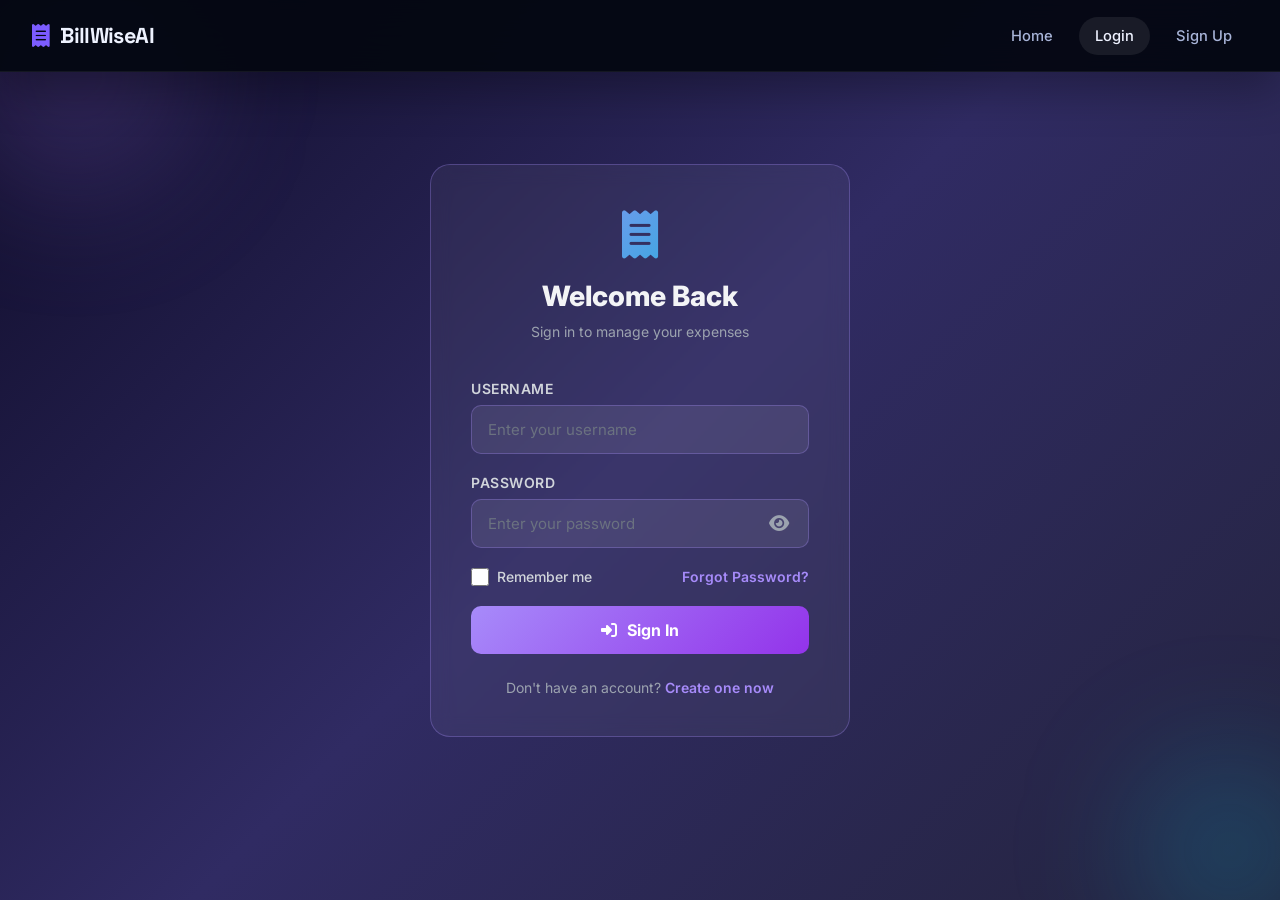
<file: frontend/login-enhanced.html>
<!DOCTYPE html>
<html lang="en">
<head>
  <meta charset="UTF-8" />
  <meta name="viewport" content="width=device-width, initial-scale=1.0" />
  <title>Login — BillWise AI Professional</title>
  <link rel="preconnect" href="https://fonts.googleapis.com" />
  <link href="https://fonts.googleapis.com/css2?family=Inter:wght@300;400;500;600;700;800;900&family=Space+Grotesk:wght@400;500;600;700&display=swap" rel="stylesheet" />
  <link rel="stylesheet" href="https://cdnjs.cloudflare.com/ajax/libs/font-awesome/6.5.0/css/all.min.css" />
  <link rel="stylesheet" href="style.css" />
  <style>
    /* ============ LOGIN PAGE STYLES ============ */

    .login-container {
      min-height: 100vh;
      display: flex;
      align-items: center;
      justify-content: center;
      background: linear-gradient(135deg, #0f0c29, #302b63, #24243e);
      position: relative;
      padding: 20px;
    }

    .login-background {
      position: absolute;
      width: 100%;
      height: 100%;
      top: 0;
      left: 0;
      overflow: hidden;
    }

    .bg-blob {
      position: absolute;
      border-radius: 50%;
      filter: blur(60px);
      animation: float 8s ease-in-out infinite;
    }

    .bg-blob-1 { width: 250px; height: 250px; background: rgba(147, 112, 219, 0.2); top: -50px; left: -50px; }
    .bg-blob-2 { width: 200px; height: 200px; background: rgba(6, 182, 212, 0.2); bottom: -50px; right: -50px; animation-delay: 3s; }

    .login-content {
      position: relative;
      z-index: 2;
      width: 100%;
      max-width: 420px;
    }

    .login-card {
      background: rgba(255, 255, 255, 0.05);
      border: 1px solid rgba(167, 139, 250, 0.3);
      border-radius: 20px;
      padding: 40px;
      backdrop-filter: blur(10px);
      animation: slideUp 0.6s ease-out;
    }

    @keyframes slideUp {
      from {
        opacity: 0;
        transform: translateY(30px);
      }
      to {
        opacity: 1;
        transform: translateY(0);
      }
    }

    .login-header {
      text-align: center;
      margin-bottom: 40px;
    }

    .login-logo {
      font-size: 48px;
      margin-bottom: 15px;
      background: linear-gradient(135deg, #a78bfa, #06b6d4);
      -webkit-background-clip: text;
      -webkit-text-fill-color: transparent;
      background-clip: text;
    }

    .login-title {
      font-size: 28px;
      font-weight: 800;
      color: #f3f4f6;
      margin-bottom: 10px;
    }

    .login-subtitle {
      color: #9ca3af;
      font-size: 14px;
    }

    .form-group {
      margin-bottom: 20px;
    }

    .form-label {
      display: block;
      font-size: 14px;
      font-weight: 600;
      color: #d1d5db;
      margin-bottom: 8px;
      text-transform: uppercase;
      letter-spacing: 0.5px;
    }

    .input-field {
      width: 100%;
      padding: 14px 16px;
      background: rgba(255, 255, 255, 0.08);
      border: 1px solid rgba(167, 139, 250, 0.3);
      border-radius: 10px;
      color: #f3f4f6;
      font-size: 15px;
      transition: all 0.3s ease;
      font-family: inherit;
    }

    .input-field:focus {
      outline: none;
      background: rgba(255, 255, 255, 0.12);
      border-color: rgba(167, 139, 250, 0.8);
      box-shadow: 0 0 20px rgba(167, 139, 250, 0.2);
    }

    .input-field::placeholder {
      color: #6b7280;
    }

    /* Password field wrapper */
    .password-wrapper {
      position: relative;
    }

    .password-toggle {
      position: absolute;
      right: 12px;
      top: 50%;
      transform: translateY(-50%);
      background: none;
      border: none;
      color: #9ca3af;
      cursor: pointer;
      font-size: 18px;
      transition: color 0.3s ease;
      padding: 4px 8px;
    }

    .password-toggle:hover {
      color: #a78bfa;
    }

    /* Checkbox and Remember Me */
    .form-row {
      display: flex;
      justify-content: space-between;
      align-items: center;
      margin-bottom: 20px;
    }

    .checkbox-wrapper {
      display: flex;
      align-items: center;
      gap: 8px;
      cursor: pointer;
    }

    .checkbox-wrapper input[type="checkbox"] {
      width: 18px;
      height: 18px;
      cursor: pointer;
      accent-color: #a78bfa;
    }

    .checkbox-label {
      color: #d1d5db;
      font-size: 14px;
      font-weight: 500;
      cursor: pointer;
      user-select: none;
    }

    .forgot-password {
      color: #a78bfa;
      text-decoration: none;
      font-size: 14px;
      font-weight: 600;
      transition: color 0.3s ease;
    }

    .forgot-password:hover {
      color: #c4b5fd;
    }

    .btn-login {
      width: 100%;
      padding: 14px;
      margin-top: 10px;
      background: linear-gradient(135deg, #a78bfa, #9333ea);
      border: none;
      border-radius: 10px;
      color: white;
      font-size: 16px;
      font-weight: 700;
      cursor: pointer;
      transition: all 0.3s ease;
      display: flex;
      align-items: center;
      justify-content: center;
      gap: 10px;
      position: relative;
      overflow: hidden;
    }

    .btn-login:hover {
      transform: translateY(-2px);
      box-shadow: 0 10px 30px rgba(147, 112, 219, 0.4);
    }

    .btn-login:active {
      transform: translateY(0);
    }

    .btn-login.loading {
      opacity: 0.8;
    }

    .spinner {
      display: inline-block;
      width: 14px;
      height: 14px;
      border: 2px solid rgba(255, 255, 255, 0.3);
      border-top: 2px solid white;
      border-radius: 50%;
      animation: spin 0.8s linear infinite;
    }

    @keyframes spin {
      to { transform: rotate(360deg); }
    }

    .login-message {
      margin-bottom: 20px;
      padding: 12px 16px;
      border-radius: 10px;
      font-size: 14px;
      font-weight: 500;
      display: none;
    }

    .login-message.success {
      display: block;
      background: rgba(16, 185, 129, 0.2);
      border: 1px solid rgba(16, 185, 129, 0.5);
      color: #86efac;
    }

    .login-message.error {
      display: block;
      background: rgba(248, 113, 113, 0.2);
      border: 1px solid rgba(248, 113, 113, 0.5);
      color: #fca5a5;
      animation: shake 0.5s;
    }

    @keyframes shake {
      0%, 100% { transform: translateX(0); }
      25% { transform: translateX(-10px); }
      75% { transform: translateX(10px); }
    }

    .login-footer {
      margin-top: 25px;
      text-align: center;
      color: #9ca3af;
      font-size: 14px;
    }

    .login-footer a {
      color: #a78bfa;
      text-decoration: none;
      font-weight: 600;
      transition: color 0.3s ease;
    }

    .login-footer a:hover {
      color: #c4b5fd;
    }

    /* Success Animation */
    .success-animation {
      position: fixed;
      top: 50%;
      left: 50%;
      transform: translate(-50%, -50%);
      z-index: 1000;
      animation: successPulse 0.8s ease-out;
    }

    @keyframes successPulse {
      0% {
        opacity: 1;
        transform: translate(-50%, -50%) scale(0.5);
      }
      100% {
        opacity: 0;
        transform: translate(-50%, -50%) scale(1.5);
      }
    }

    .success-checkmark {
      width: 80px;
      height: 80px;
      background: linear-gradient(135deg, #a78bfa, #9333ea);
      border-radius: 50%;
      display: flex;
      align-items: center;
      justify-content: center;
      font-size: 40px;
      color: white;
    }

    /* Validation indicators */
    .input-error {
      border-color: #f87171 !important;
    }

    .error-text {
      font-size: 12px;
      color: #f87171;
      margin-top: 4px;
    }

    /* Responsive */
    @media (max-width: 480px) {
      .login-card {
        padding: 30px 20px;
      }

      .login-title {
        font-size: 24px;
      }

      .login-logo {
        font-size: 36px;
      }

      .form-row {
        flex-direction: column;
        align-items: flex-start;
        gap: 12px;
      }
    }
  </style>
</head>
<body class="dashboard-body">
  <nav class="navbar">
    <div class="nav-brand">
      <i class="fa-solid fa-receipt nav-logo-icon"></i>
      <span class="nav-logo-text">BillWise<span class="accent">AI</span></span>
    </div>
    <div class="nav-links">
      <a href="index.html" class="nav-link">Home</a>
      <a href="login.html" class="nav-link active">Login</a>
      <a href="signup.html" class="nav-link">Sign Up</a>
    </div>
  </nav>

  <div class="login-container">
    <div class="login-background">
      <div class="bg-blob bg-blob-1"></div>
      <div class="bg-blob bg-blob-2"></div>
    </div>

    <div class="login-content">
      <div class="login-card">
        <div class="login-header">
          <div class="login-logo">
            <i class="fa-solid fa-receipt"></i>
          </div>
          <h1 class="login-title">Welcome Back</h1>
          <p class="login-subtitle">Sign in to manage your expenses</p>
        </div>

        <div id="loginMessage" class="login-message"></div>

        <form id="loginForm">
          <!-- Username -->
          <div class="form-group">
            <label for="username" class="form-label">Username</label>
            <input
              type="text"
              id="username"
              name="username"
              class="input-field"
              placeholder="Enter your username"
              required
            />
            <div class="error-text" id="usernameError"></div>
          </div>

          <!-- Password -->
          <div class="form-group">
            <label for="password" class="form-label">Password</label>
            <div class="password-wrapper">
              <input
                type="password"
                id="password"
                name="password"
                class="input-field"
                placeholder="Enter your password"
                required
              />
              <button
                type="button"
                class="password-toggle"
                id="passwordToggle"
                onclick="togglePassword()"
              >
                <i class="fa-solid fa-eye"></i>
              </button>
            </div>
            <div class="error-text" id="passwordError"></div>
          </div>

          <!-- Remember Me & Forgot Password -->
          <div class="form-row">
            <label class="checkbox-wrapper">
              <input type="checkbox" id="rememberMe" name="rememberMe" />
              <span class="checkbox-label">Remember me</span>
            </label>
            <a href="#forgotPassword" class="forgot-password">
              Forgot Password?
            </a>
          </div>

          <!-- Login Button -->
          <button type="submit" class="btn-login" id="loginBtn">
            <i class="fa-solid fa-right-to-bracket"></i>
            <span>Sign In</span>
          </button>
        </form>

        <!-- Sign Up Link -->
        <div class="login-footer">
          Don't have an account?
          <a href="signup.html">Create one now</a>
        </div>
      </div>
    </div>
  </div>

  <script>
    const API_URL = window.location.origin;

    // Password visibility toggle
    function togglePassword() {
      const passwordInput = document.getElementById('password');
      const toggleBtn = document.getElementById('passwordToggle');
      
      if (passwordInput.type === 'password') {
        passwordInput.type = 'text';
        toggleBtn.innerHTML = '<i class="fa-solid fa-eye-slash"></i>';
      } else {
        passwordInput.type = 'password';
        toggleBtn.innerHTML = '<i class="fa-solid fa-eye"></i>';
      }
    }

    // Form validation
    function validateForm() {
      const username = document.getElementById('username').value.trim();
      const password = document.getElementById('password').value;
      let isValid = true;

      // Clear previous errors
      document.getElementById('usernameError').textContent = '';
      document.getElementById('passwordError').textContent = '';
      document.getElementById('username').classList.remove('input-error');
      document.getElementById('password').classList.remove('input-error');

      // Validate username
      if (!username) {
        document.getElementById('usernameError').textContent = 'Username is required';
        document.getElementById('username').classList.add('input-error');
        isValid = false;
      } else if (username.length < 3) {
        document.getElementById('usernameError').textContent = 'Username must be at least 3 characters';
        document.getElementById('username').classList.add('input-error');
        isValid = false;
      }

      // Validate password
      if (!password) {
        document.getElementById('passwordError').textContent = 'Password is required';
        document.getElementById('password').classList.add('input-error');
        isValid = false;
      } else if (password.length < 6) {
        document.getElementById('passwordError').textContent = 'Password must be at least 6 characters';
        document.getElementById('password').classList.add('input-error');
        isValid = false;
      }

      return isValid;
    }

    // Login handler
    document.getElementById('loginForm').addEventListener('submit', async (e) => {
      e.preventDefault();

      if (!validateForm()) return;

      const username = document.getElementById('username').value.trim();
      const password = document.getElementById('password').value;
      const rememberMe = document.getElementById('rememberMe').checked;
      const loginBtn = document.getElementById('loginBtn');
      const loginMessage = document.getElementById('loginMessage');

      // Show loading state
      loginBtn.classList.add('loading');
      loginBtn.innerHTML = '<div class="spinner"></div><span>Signing in...</span>';

      try {
       const response = await fetch(`${API_URL}/api/login`, {
    method: "POST",
    credentials: "include",
    headers: {
        "Content-Type": "application/json"
    },
    body: JSON.stringify({
        username,
        password
    })
});

        const data = await response.json();

        if (!response.ok) {
          // Show error
          loginMessage.classList.add('error');
          loginMessage.classList.remove('success');
          loginMessage.textContent = data.error || 'Login failed. Please try again.';
          
          // Reset button
          loginBtn.classList.remove('loading');
          loginBtn.innerHTML = '<i class="fa-solid fa-right-to-bracket"></i><span>Sign In</span>';
          return;
        }

        // Save remember me preference
        if (rememberMe) {
          localStorage.setItem('rememberUsername', username);
        } else {
          localStorage.removeItem('rememberUsername');
        }

        // Show success message
        loginMessage.classList.add('success');
        loginMessage.classList.remove('error');
        loginMessage.innerHTML = '<i class="fa-solid fa-circle-check"></i> Login successful! Redirecting...';

        // Show success animation
        const animation = document.createElement('div');
        animation.className = 'success-animation';
        animation.innerHTML = '<div class="success-checkmark"><i class="fa-solid fa-check"></i></div>';
        document.body.appendChild(animation);

        // Redirect after animation
        setTimeout(() => {
          window.location.href = 'index.html';
        }, 1000);
      } catch (error) {
        loginMessage.classList.add('error');
        loginMessage.classList.remove('success');
        loginMessage.textContent = error.message || 'Unable to connect. Please try again.';
        
        loginBtn.classList.remove('loading');
        loginBtn.innerHTML = '<i class="fa-solid fa-right-to-bracket"></i><span>Sign In</span>';
      }
    });

    // Load remembered username
    window.addEventListener('load', () => {
      const remembered = localStorage.getItem('rememberUsername');
      if (remembered) {
        document.getElementById('username').value = remembered;
        document.getElementById('rememberMe').checked = true;
        document.getElementById('password').focus();
      }
    });
  </script>
</body>
</html>
</file>
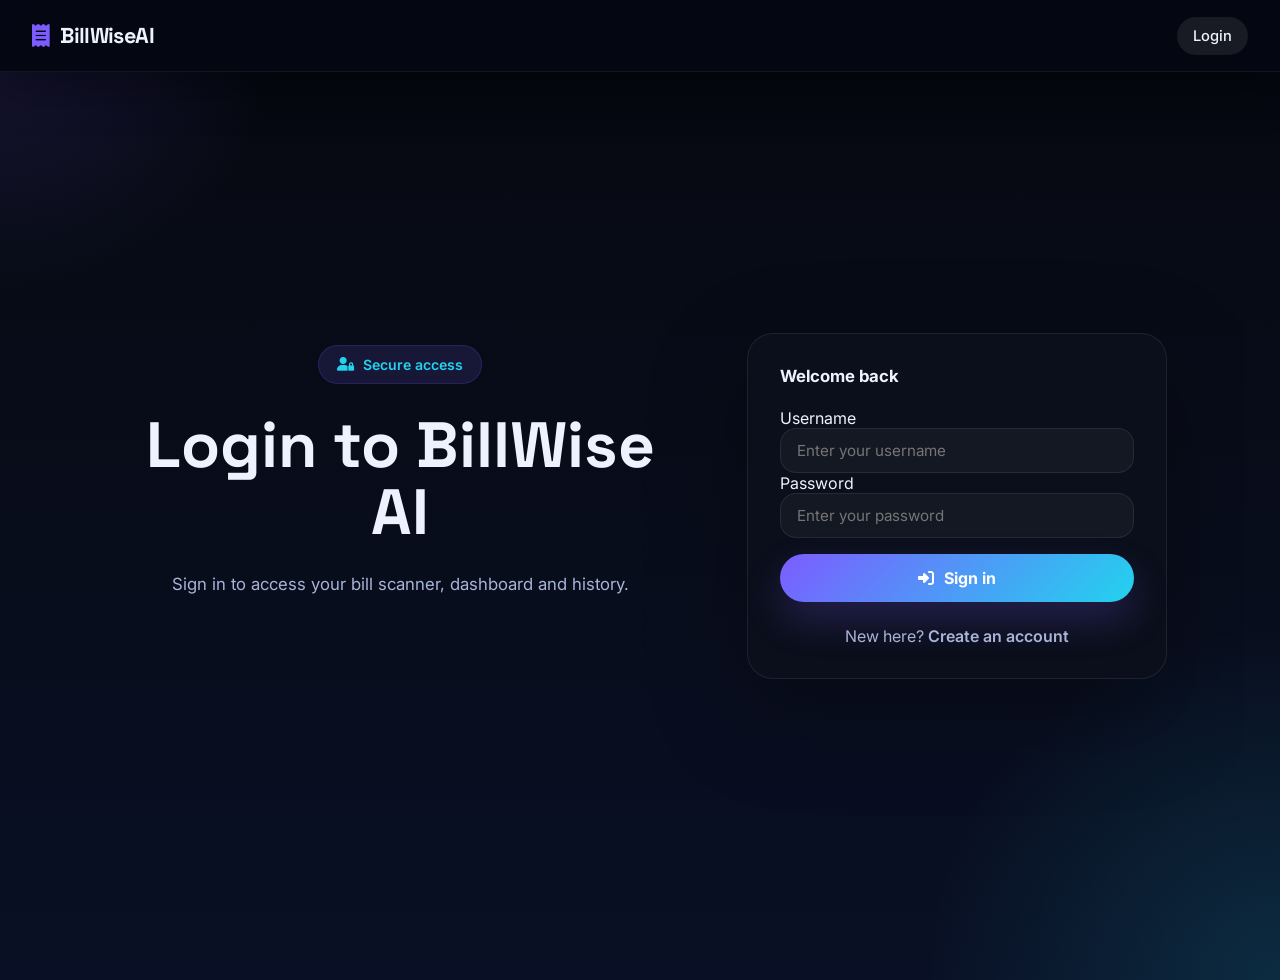
<file: frontend/login.html>
<!DOCTYPE html>
<html lang="en">
<head>
  <meta charset="UTF-8" />
  <meta name="viewport" content="width=device-width, initial-scale=1.0" />
  <title>Login — BillWise AI</title>
  <link rel="preconnect" href="https://fonts.googleapis.com" />
  <link href="https://fonts.googleapis.com/css2?family=Inter:wght@300;400;500;600;700;800;900&family=Space+Grotesk:wght@400;500;600;700&display=swap" rel="stylesheet" />
  <link rel="stylesheet" href="https://cdnjs.cloudflare.com/ajax/libs/font-awesome/6.5.0/css/all.min.css" />
  <link rel="stylesheet" href="style.css" />
</head>
<body class="dashboard-body">
  <nav class="navbar">
    <div class="nav-brand">
      <i class="fa-solid fa-receipt nav-logo-icon"></i>
      <span class="nav-logo-text">BillWise<span class="accent">AI</span></span>
    </div>
    <div class="nav-links">
      <a href="login.html" class="nav-link active">Login</a>
    </div>
  </nav>

  <main class="main-content">
    <section class="hero" style="padding-top: 48px; padding-bottom: 48px;">
      <div class="hero-content" style="max-width: 700px; margin: 0 auto; text-align: center;">
        <div class="hero-badge">
          <i class="fa-solid fa-user-lock"></i> Secure access
        </div>
        <h1 class="hero-headline">Login to BillWise AI</h1>
        <p class="hero-sub">Sign in to access your bill scanner, dashboard and history.</p>
      </div>

      <div class="card" style="max-width: 520px; margin: 32px auto 0; padding: 32px;">
        <h2 class="card-title">Welcome back</h2>

        <form id="loginForm" class="auth-form">
          <div class="form-group">
            <label for="username">Username</label>
            <input id="username" name="username" type="text" class="input-field" placeholder="Enter your username" required />
          </div>

          <div class="form-group">
            <label for="password">Password</label>
            <input id="password" name="password" type="password" class="input-field" placeholder="Enter your password" required />
          </div>

          <div id="loginMessage" class="form-note" style="margin-bottom: 16px; color: var(--text-muted);"></div>

          <button type="submit" class="btn-primary btn-full">
            <i class="fa-solid fa-right-to-bracket"></i>
            Sign in
          </button>
        </form>

        <p style="margin-top:24px; text-align:center; color:var(--text-secondary);">
          New here?
          <a href="signup.html" style="color:var(--color-primary); font-weight:600;">Create an account</a>
        </p>
      </div>
    </section>
  </main>

  <script>
    const API_URL = window.location.origin;
    const loginForm = document.getElementById('loginForm');
    const loginMessage = document.getElementById('loginMessage');

    loginForm?.addEventListener('submit', async (event) => {
      event.preventDefault();

      const username = document.getElementById('username')?.value.trim();
      const password = document.getElementById('password')?.value.trim();

      if (!username || !password) {
        loginMessage.textContent = 'Please enter username and password.';
        return;
      }

      try {
       const response = await fetch(`${API_URL}/api/login`, {
    method: 'POST',
    credentials: 'include',
    headers: {
        'Content-Type': 'application/json'
    },
    body: JSON.stringify({ username, password })
});

        const data = await response.json();

        if (!response.ok) {
          loginMessage.style.color = 'var(--red)';
          loginMessage.textContent = data.error || 'Login failed.';
          return;
        }

        loginMessage.style.color = 'var(--text-secondary)';
        loginMessage.textContent = 'Login successful. Redirecting...';
        window.location.href = 'index.html';
      } catch (error) {
        loginMessage.style.color = 'var(--red)';
        loginMessage.textContent = error.message || 'Unable to login.';
      }
    });
  </script>
</body>
</html>
</file>
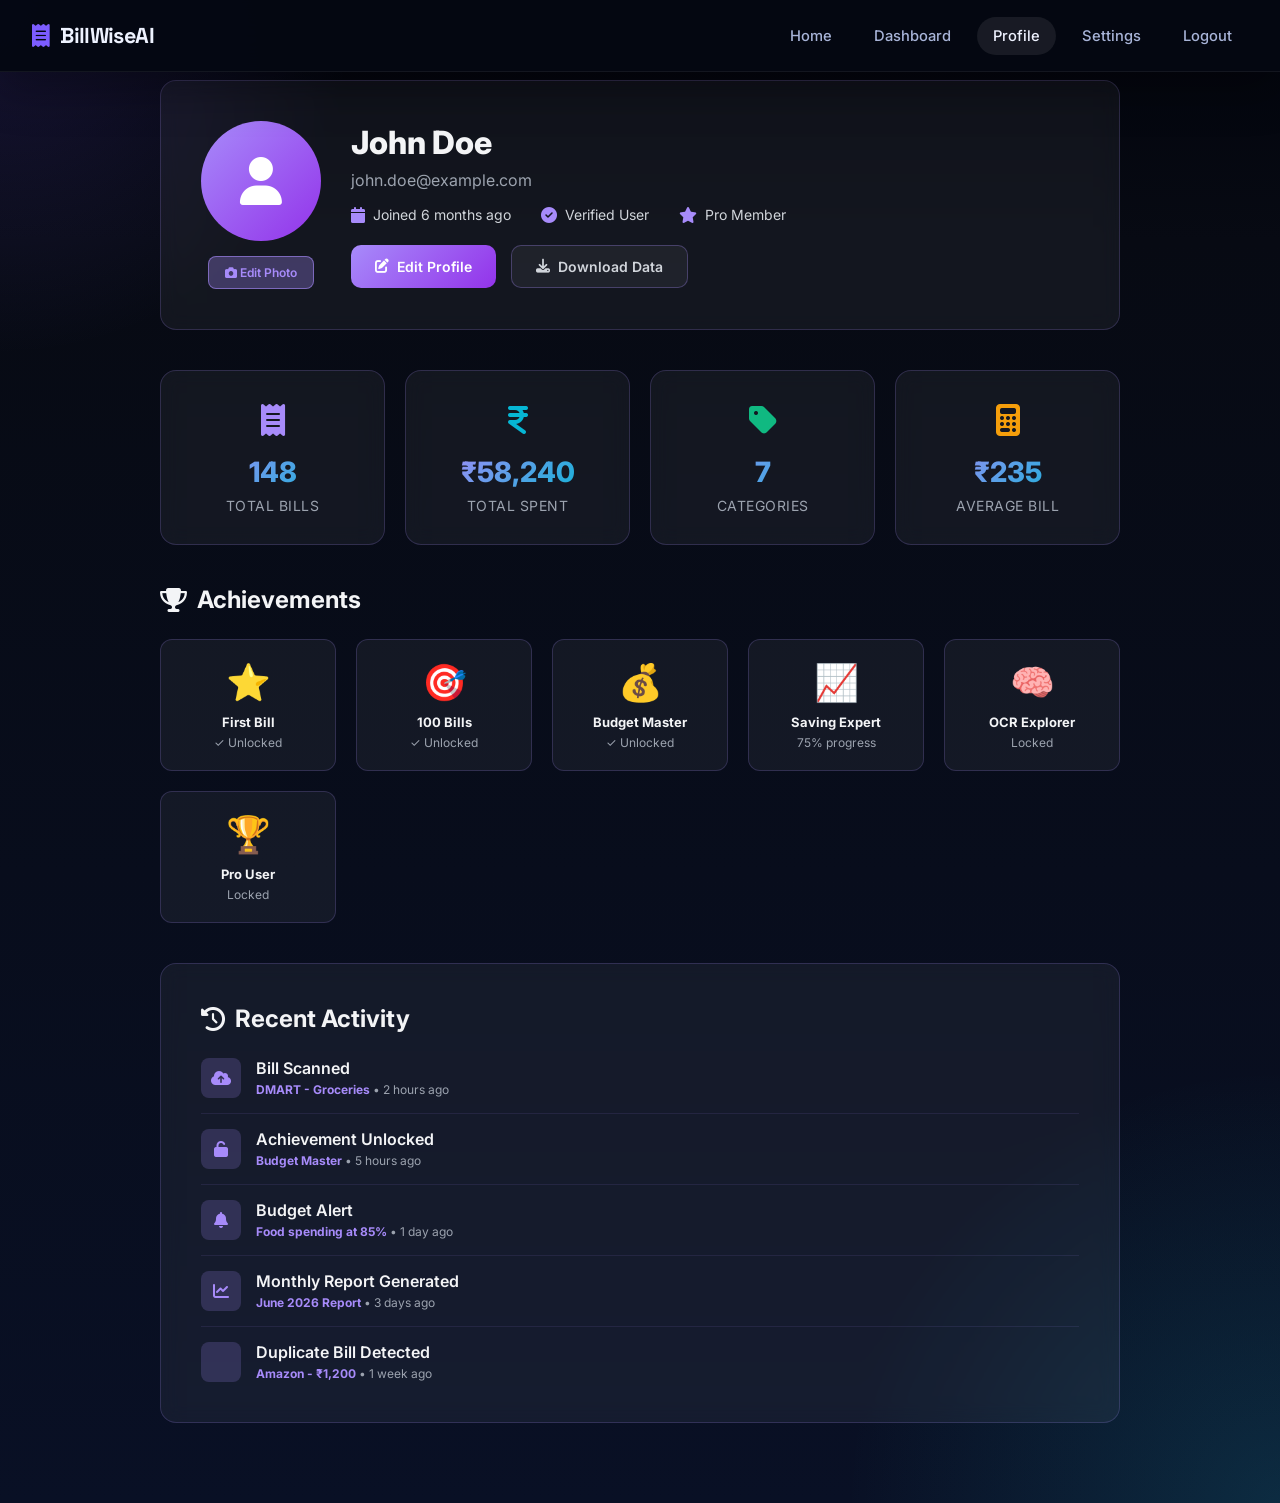
<file: frontend/profile.html>
<!DOCTYPE html>
<html lang="en">
<head>
  <meta charset="UTF-8" />
  <meta name="viewport" content="width=device-width, initial-scale=1.0" />
  <title>Profile — BillWise AI</title>
  <link rel="preconnect" href="https://fonts.googleapis.com" />
  <link href="https://fonts.googleapis.com/css2?family=Inter:wght@300;400;500;600;700;800;900&family=Space+Grotesk:wght@400;500;600;700&display=swap" rel="stylesheet" />
  <link rel="stylesheet" href="https://cdnjs.cloudflare.com/ajax/libs/font-awesome/6.5.0/css/all.min.css" />
  <link rel="stylesheet" href="style.css" />
  <style>
    .profile-container {
      max-width: 1000px;
      margin: 0 auto;
      padding: 40px 20px;
    }

    .profile-header {
      background: rgba(255, 255, 255, 0.05);
      border: 1px solid rgba(167, 139, 250, 0.2);
      border-radius: 16px;
      padding: 40px;
      backdrop-filter: blur(10px);
      margin-bottom: 40px;
      display: flex;
      gap: 30px;
      align-items: center;
    }

    .profile-avatar-section {
      text-align: center;
    }

    .profile-avatar {
      width: 120px;
      height: 120px;
      background: linear-gradient(135deg, #a78bfa, #9333ea);
      border-radius: 50%;
      display: flex;
      align-items: center;
      justify-content: center;
      font-size: 48px;
      color: white;
      margin-bottom: 15px;
    }

    .btn-edit-avatar {
      background: rgba(167, 139, 250, 0.3);
      border: 1px solid rgba(167, 139, 250, 0.6);
      color: #a78bfa;
      padding: 8px 16px;
      border-radius: 8px;
      cursor: pointer;
      font-size: 12px;
      font-weight: 600;
      transition: all 0.3s ease;
    }

    .btn-edit-avatar:hover {
      background: rgba(167, 139, 250, 0.5);
    }

    .profile-info {
      flex: 1;
    }

    .profile-name {
      font-size: 32px;
      font-weight: 800;
      color: #f3f4f6;
      margin-bottom: 8px;
    }

    .profile-email {
      color: #9ca3af;
      margin-bottom: 15px;
    }

    .profile-meta {
      display: flex;
      gap: 30px;
      font-size: 14px;
    }

    .profile-meta-item {
      display: flex;
      align-items: center;
      gap: 8px;
      color: #d1d5db;
    }

    .profile-meta-icon {
      color: #a78bfa;
      font-size: 16px;
    }

    .profile-buttons {
      display: flex;
      gap: 15px;
      margin-top: 20px;
    }

    .btn-profile {
      padding: 12px 24px;
      border-radius: 10px;
      border: none;
      font-weight: 600;
      cursor: pointer;
      transition: all 0.3s ease;
      display: flex;
      align-items: center;
      gap: 8px;
      font-size: 14px;
    }

    .btn-primary-profile {
      background: linear-gradient(135deg, #a78bfa, #9333ea);
      color: white;
    }

    .btn-primary-profile:hover {
      transform: translateY(-2px);
      box-shadow: 0 10px 30px rgba(147, 112, 219, 0.3);
    }

    .btn-secondary-profile {
      background: rgba(255, 255, 255, 0.05);
      border: 1px solid rgba(167, 139, 250, 0.3);
      color: #d1d5db;
    }

    .btn-secondary-profile:hover {
      background: rgba(255, 255, 255, 0.08);
      border-color: rgba(167, 139, 250, 0.6);
    }

    .profile-stats {
      display: grid;
      grid-template-columns: repeat(auto-fit, minmax(200px, 1fr));
      gap: 20px;
      margin-bottom: 40px;
    }

    .stat-card-profile {
      background: rgba(255, 255, 255, 0.05);
      border: 1px solid rgba(167, 139, 250, 0.2);
      border-radius: 16px;
      padding: 30px;
      backdrop-filter: blur(10px);
      text-align: center;
      transition: all 0.3s ease;
    }

    .stat-card-profile:hover {
      transform: translateY(-8px);
      border-color: rgba(167, 139, 250, 0.5);
      background: rgba(255, 255, 255, 0.08);
    }

    .stat-icon-profile {
      font-size: 32px;
      margin-bottom: 15px;
    }

    .stat-icon-profile.bills { color: #a78bfa; }
    .stat-icon-profile.amount { color: #06b6d4; }
    .stat-icon-profile.category { color: #10b981; }
    .stat-icon-profile.average { color: #f59e0b; }

    .stat-value-profile {
      font-size: 28px;
      font-weight: 800;
      background: linear-gradient(135deg, #a78bfa, #06b6d4);
      -webkit-background-clip: text;
      -webkit-text-fill-color: transparent;
      background-clip: text;
      margin-bottom: 8px;
    }

    .stat-label-profile {
      font-size: 14px;
      color: #9ca3af;
      text-transform: uppercase;
      letter-spacing: 0.5px;
    }

    .achievements-section {
      margin-bottom: 40px;
    }

    .section-title-profile {
      font-size: 24px;
      font-weight: 700;
      color: #f3f4f6;
      margin-bottom: 25px;
      display: flex;
      align-items: center;
      gap: 10px;
    }

    .achievements-grid {
      display: grid;
      grid-template-columns: repeat(auto-fill, minmax(150px, 1fr));
      gap: 20px;
    }

    .achievement-card {
      background: rgba(255, 255, 255, 0.05);
      border: 1px solid rgba(167, 139, 250, 0.2);
      border-radius: 12px;
      padding: 20px;
      text-align: center;
      transition: all 0.3s ease;
      cursor: pointer;
    }

    .achievement-card:hover {
      transform: scale(1.05);
      background: rgba(255, 255, 255, 0.08);
      border-color: rgba(167, 139, 250, 0.5);
    }

    .achievement-icon {
      font-size: 36px;
      margin-bottom: 10px;
    }

    .achievement-name {
      font-size: 13px;
      font-weight: 700;
      color: #f3f4f6;
      margin-bottom: 5px;
    }

    .achievement-status {
      font-size: 12px;
      color: #9ca3af;
    }

    .achievement-card.locked .achievement-icon {
      opacity: 0.3;
    }

    .achievement-card.locked .achievement-name,
    .achievement-card.locked .achievement-status {
      opacity: 0.5;
    }

    .activity-section {
      background: rgba(255, 255, 255, 0.05);
      border: 1px solid rgba(167, 139, 250, 0.2);
      border-radius: 16px;
      padding: 40px;
      backdrop-filter: blur(10px);
    }

    .activity-item {
      display: flex;
      gap: 15px;
      padding-bottom: 15px;
      margin-bottom: 15px;
      border-bottom: 1px solid rgba(167, 139, 250, 0.1);
    }

    .activity-item:last-child {
      border-bottom: none;
      margin-bottom: 0;
      padding-bottom: 0;
    }

    .activity-icon {
      width: 40px;
      height: 40px;
      background: rgba(167, 139, 250, 0.2);
      border-radius: 8px;
      display: flex;
      align-items: center;
      justify-content: center;
      color: #a78bfa;
      flex-shrink: 0;
    }

    .activity-content {
      flex: 1;
    }

    .activity-title {
      color: #f3f4f6;
      font-weight: 600;
      margin-bottom: 4px;
    }

    .activity-time {
      font-size: 12px;
      color: #9ca3af;
    }

    .activity-value {
      font-weight: 700;
      color: #a78bfa;
    }

    @media (max-width: 768px) {
      .profile-header {
        flex-direction: column;
        text-align: center;
      }

      .profile-meta {
        justify-content: center;
        flex-wrap: wrap;
      }

      .profile-buttons {
        justify-content: center;
      }

      .profile-name {
        font-size: 24px;
      }
    }
  </style>
</head>
<body class="dashboard-body">
  <nav class="navbar">
    <div class="nav-brand">
      <i class="fa-solid fa-receipt nav-logo-icon"></i>
      <span class="nav-logo-text">BillWise<span class="accent">AI</span></span>
    </div>
    <div class="nav-links">
      <a href="index.html" class="nav-link">Home</a>
      <a href="dashboard.html" class="nav-link">Dashboard</a>
      <a href="profile.html" class="nav-link active">Profile</a>
      <a href="settings.html" class="nav-link">Settings</a>
      <a href="#" id="authActionLink" class="nav-link">Logout</a>
    </div>
  </nav>

  <main class="main-content">
    <div class="profile-container">
      <!-- Profile Header -->
      <div class="profile-header">
        <div class="profile-avatar-section">
          <div class="profile-avatar">
            <i class="fa-solid fa-user"></i>
          </div>
          <button class="btn-edit-avatar">
            <i class="fa-solid fa-camera"></i> Edit Photo
          </button>
        </div>

        <div class="profile-info">
          <h1 class="profile-name">John Doe</h1>
          <p class="profile-email">john.doe@example.com</p>
          
          <div class="profile-meta">
            <div class="profile-meta-item">
              <span class="profile-meta-icon"><i class="fa-solid fa-calendar"></i></span>
              <span>Joined 6 months ago</span>
            </div>
            <div class="profile-meta-item">
              <span class="profile-meta-icon"><i class="fa-solid fa-check-circle"></i></span>
              <span>Verified User</span>
            </div>
            <div class="profile-meta-item">
              <span class="profile-meta-icon"><i class="fa-solid fa-star"></i></span>
              <span>Pro Member</span>
            </div>
          </div>

          <div class="profile-buttons">
            <button class="btn-profile btn-primary-profile" onclick="editProfile()">
              <i class="fa-solid fa-edit"></i> Edit Profile
            </button>
            <button class="btn-profile btn-secondary-profile" onclick="downloadData()">
              <i class="fa-solid fa-download"></i> Download Data
            </button>
          </div>
        </div>
      </div>

      <!-- Profile Stats -->
      <div class="profile-stats">
        <div class="stat-card-profile">
          <div class="stat-icon-profile bills">
            <i class="fa-solid fa-receipt"></i>
          </div>
          <div class="stat-value-profile" data-target="248">0</div>
          <div class="stat-label-profile">Total Bills</div>
        </div>

        <div class="stat-card-profile">
          <div class="stat-icon-profile amount">
            <i class="fa-solid fa-indian-rupee-sign"></i>
          </div>
          <div class="stat-value-profile">₹58,240</div>
          <div class="stat-label-profile">Total Spent</div>
        </div>

        <div class="stat-card-profile">
          <div class="stat-icon-profile category">
            <i class="fa-solid fa-tag"></i>
          </div>
          <div class="stat-value-profile">7</div>
          <div class="stat-label-profile">Categories</div>
        </div>

        <div class="stat-card-profile">
          <div class="stat-icon-profile average">
            <i class="fa-solid fa-calculator"></i>
          </div>
          <div class="stat-value-profile">₹235</div>
          <div class="stat-label-profile">Average Bill</div>
        </div>
      </div>

      <!-- Achievements Section -->
      <div class="achievements-section">
        <h2 class="section-title-profile">
          <i class="fa-solid fa-trophy"></i> Achievements
        </h2>
        <div class="achievements-grid">
          <div class="achievement-card">
            <div class="achievement-icon">⭐</div>
            <div class="achievement-name">First Bill</div>
            <div class="achievement-status">✓ Unlocked</div>
          </div>

          <div class="achievement-card">
            <div class="achievement-icon">🎯</div>
            <div class="achievement-name">100 Bills</div>
            <div class="achievement-status">✓ Unlocked</div>
          </div>

          <div class="achievement-card">
            <div class="achievement-icon">💰</div>
            <div class="achievement-name">Budget Master</div>
            <div class="achievement-status">✓ Unlocked</div>
          </div>

          <div class="achievement-card">
            <div class="achievement-icon">📈</div>
            <div class="achievement-name">Saving Expert</div>
            <div class="achievement-status">75% progress</div>
          </div>

          <div class="achievement-card">
            <div class="achievement-icon">🧠</div>
            <div class="achievement-name">OCR Explorer</div>
            <div class="achievement-status">Locked</div>
          </div>

          <div class="achievement-card">
            <div class="achievement-icon">🏆</div>
            <div class="achievement-name">Pro User</div>
            <div class="achievement-status">Locked</div>
          </div>
        </div>
      </div>

      <!-- Recent Activity -->
      <div class="activity-section" style="margin-top: 40px;">
        <h2 class="section-title-profile">
          <i class="fa-solid fa-history"></i> Recent Activity
        </h2>

        <div class="activity-item">
          <div class="activity-icon">
            <i class="fa-solid fa-cloud-arrow-up"></i>
          </div>
          <div class="activity-content">
            <div class="activity-title">Bill Scanned</div>
            <div class="activity-time">
              <span class="activity-value">DMART - Groceries</span> • 2 hours ago
            </div>
          </div>
        </div>

        <div class="activity-item">
          <div class="activity-icon">
            <i class="fa-solid fa-unlock"></i>
          </div>
          <div class="activity-content">
            <div class="activity-title">Achievement Unlocked</div>
            <div class="activity-time">
              <span class="activity-value">Budget Master</span> • 5 hours ago
            </div>
          </div>
        </div>

        <div class="activity-item">
          <div class="activity-icon">
            <i class="fa-solid fa-bell"></i>
          </div>
          <div class="activity-content">
            <div class="activity-title">Budget Alert</div>
            <div class="activity-time">
              <span class="activity-value">Food spending at 85%</span> • 1 day ago
            </div>
          </div>
        </div>

        <div class="activity-item">
          <div class="activity-icon">
            <i class="fa-solid fa-chart-line"></i>
          </div>
          <div class="activity-content">
            <div class="activity-title">Monthly Report Generated</div>
            <div class="activity-time">
              <span class="activity-value">June 2026 Report</span> • 3 days ago
            </div>
          </div>
        </div>

        <div class="activity-item">
          <div class="activity-icon">
            <i class="fa-solid fa-duplicate"></i>
          </div>
          <div class="activity-content">
            <div class="activity-title">Duplicate Bill Detected</div>
            <div class="activity-time">
              <span class="activity-value">Amazon - ₹1,200</span> • 1 week ago
            </div>
          </div>
        </div>
      </div>
    </div>
  </main>

  <script>
    // Animate stat counters
    function animateCounter(element) {
      const target = parseInt(element.getAttribute('data-target'));
      const duration = 2000;
      const increment = target / (duration / 16);
      let current = 0;

      const counter = setInterval(() => {
        current += increment;
        if (current >= target) {
          current = target;
          clearInterval(counter);
        }
        element.textContent = Math.floor(current);
      }, 16);
    }

    // Observe when stat cards come into view
    const observer = new IntersectionObserver((entries) => {
      entries.forEach(entry => {
        if (entry.isIntersecting) {
          const statValue = entry.target.querySelector('[data-target]');
          if (statValue && !statValue.classList.contains('animated')) {
            animateCounter(statValue);
            statValue.classList.add('animated');
          }
        }
      });
    });

    document.querySelectorAll('.stat-card-profile').forEach(card => observer.observe(card));

    function editProfile() {
      alert('Edit profile functionality would open a modal form');
    }

    function downloadData() {
      alert('Downloading your data as JSON file...');
      // In a real app, this would trigger a file download
    }
  </script>
</body>
</html>
</file>
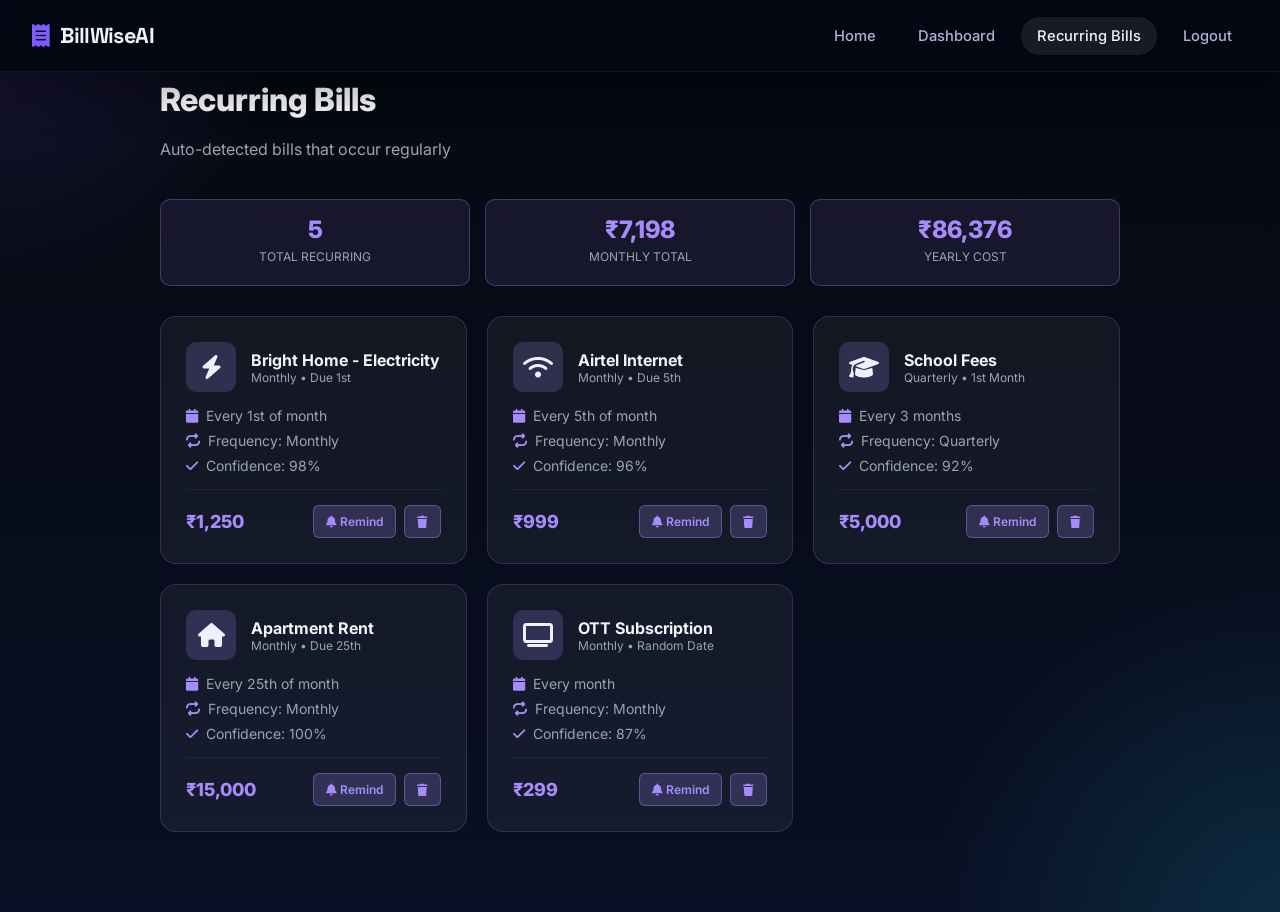
<file: frontend/recurring.html>
<!DOCTYPE html>
<html lang="en">
<head>
  <meta charset="UTF-8" />
  <meta name="viewport" content="width=device-width, initial-scale=1.0" />
  <title>Recurring Bills — BillWise AI</title>
  <link rel="preconnect" href="https://fonts.googleapis.com" />
  <link href="https://fonts.googleapis.com/css2?family=Inter:wght@300;400;500;600;700;800;900&family=Space+Grotesk:wght@400;500;600;700&display=swap" rel="stylesheet" />
  <link rel="stylesheet" href="https://cdnjs.cloudflare.com/ajax/libs/font-awesome/6.5.0/css/all.min.css" />
  <link rel="stylesheet" href="style.css" />
  <style>
    .recurring-container { max-width: 1000px; margin: 0 auto; padding: 40px 20px; }
    .recurring-header { margin-bottom: 40px; }
    .recurring-title { font-size: 32px; font-weight: 800; color: #f3f4f6; margin-bottom: 20px; }
    .recurring-stats { display: grid; grid-template-columns: repeat(auto-fit, minmax(200px, 1fr)); gap: 15px; margin-bottom: 30px; }
    .stat-box { background: rgba(167, 139, 250, 0.1); border: 1px solid rgba(167, 139, 250, 0.3); border-radius: 10px; padding: 15px; text-align: center; }
    .stat-number { font-size: 24px; font-weight: 800; color: #a78bfa; }
    .stat-label { font-size: 12px; color: #9ca3af; margin-top: 5px; text-transform: uppercase; }
    
    .recurring-grid { display: grid; grid-template-columns: repeat(auto-fit, minmax(300px, 1fr)); gap: 20px; }
    
    .recurring-card {
      background: rgba(255, 255, 255, 0.05);
      border: 1px solid rgba(167, 139, 250, 0.2);
      border-radius: 16px;
      padding: 25px;
      transition: all 0.3s ease;
    }
    
    .recurring-card:hover { transform: translateY(-4px); border-color: rgba(167, 139, 250, 0.5); background: rgba(255, 255, 255, 0.08); }
    
    .recurring-header-card { display: flex; align-items: center; justify-content: space-between; margin-bottom: 15px; }
    .recurring-icon { width: 50px; height: 50px; background: rgba(167, 139, 250, 0.2); border-radius: 10px; display: flex; align-items: center; justify-content: center; font-size: 24px; }
    .recurring-name { font-weight: 700; color: #f3f4f6; font-size: 16px; }
    
    .recurring-details { font-size: 14px; color: #9ca3af; margin-bottom: 15px; }
    .recurring-detail { display: flex; align-items: center; gap: 8px; margin-bottom: 8px; }
    .recurring-detail i { color: #a78bfa; }
    
    .recurring-footer { display: flex; justify-content: space-between; align-items: center; padding-top: 15px; border-top: 1px solid rgba(167, 139, 250, 0.1); }
    .recurring-amount { font-size: 18px; font-weight: 800; color: #a78bfa; }
    .recurring-actions { display: flex; gap: 8px; }
    .recurring-btn { padding: 8px 12px; background: rgba(167, 139, 250, 0.2); border: 1px solid rgba(167, 139, 250, 0.4); border-radius: 6px; color: #a78bfa; cursor: pointer; font-size: 12px; font-weight: 600; transition: all 0.3s ease; }
    .recurring-btn:hover { background: rgba(167, 139, 250, 0.4); }

    @media (max-width: 768px) {
      .recurring-grid { grid-template-columns: 1fr; }
      .recurring-stats { grid-template-columns: repeat(2, 1fr); }
    }
  </style>
</head>
<body class="dashboard-body">
  <nav class="navbar">
    <div class="nav-brand">
      <i class="fa-solid fa-receipt nav-logo-icon"></i>
      <span class="nav-logo-text">BillWise<span class="accent">AI</span></span>
    </div>
    <div class="nav-links">
      <a href="index.html" class="nav-link">Home</a>
      <a href="dashboard.html" class="nav-link">Dashboard</a>
      <a href="recurring.html" class="nav-link active">Recurring Bills</a>
      <a href="#" id="authActionLink" class="nav-link">Logout</a>
    </div>
  </nav>

  <main class="main-content">
    <div class="recurring-container">
      <div class="recurring-header">
        <h1 class="recurring-title">Recurring Bills</h1>
        <p style="color: #9ca3af; margin-bottom: 30px;">Auto-detected bills that occur regularly</p>
      </div>

      <!-- Statistics -->
      <div class="recurring-stats">
        <div class="stat-box">
          <div class="stat-number">5</div>
          <div class="stat-label">Total Recurring</div>
        </div>
        <div class="stat-box">
          <div class="stat-number">₹7,198</div>
          <div class="stat-label">Monthly Total</div>
        </div>
        <div class="stat-box">
          <div class="stat-number">₹86,376</div>
          <div class="stat-label">Yearly Cost</div>
        </div>
      </div>

      <!-- Recurring Bills Cards -->
      <div class="recurring-grid">
        <!-- Electricity -->
        <div class="recurring-card">
          <div class="recurring-header-card">
            <div class="recurring-icon"><i class="fa-solid fa-bolt"></i></div>
            <div style="flex: 1; margin-left: 15px;">
              <div class="recurring-name">Bright Home - Electricity</div>
              <div style="font-size: 12px; color: #9ca3af;">Monthly • Due 1st</div>
            </div>
          </div>
          <div class="recurring-details">
            <div class="recurring-detail"><i class="fa-solid fa-calendar"></i> Every 1st of month</div>
            <div class="recurring-detail"><i class="fa-solid fa-repeat"></i> Frequency: Monthly</div>
            <div class="recurring-detail"><i class="fa-solid fa-check"></i> Confidence: 98%</div>
          </div>
          <div class="recurring-footer">
            <div class="recurring-amount">₹1,250</div>
            <div class="recurring-actions">
              <button class="recurring-btn"><i class="fa-solid fa-bell"></i> Remind</button>
              <button class="recurring-btn"><i class="fa-solid fa-trash"></i></button>
            </div>
          </div>
        </div>

        <!-- Internet -->
        <div class="recurring-card">
          <div class="recurring-header-card">
            <div class="recurring-icon"><i class="fa-solid fa-wifi"></i></div>
            <div style="flex: 1; margin-left: 15px;">
              <div class="recurring-name">Airtel Internet</div>
              <div style="font-size: 12px; color: #9ca3af;">Monthly • Due 5th</div>
            </div>
          </div>
          <div class="recurring-details">
            <div class="recurring-detail"><i class="fa-solid fa-calendar"></i> Every 5th of month</div>
            <div class="recurring-detail"><i class="fa-solid fa-repeat"></i> Frequency: Monthly</div>
            <div class="recurring-detail"><i class="fa-solid fa-check"></i> Confidence: 96%</div>
          </div>
          <div class="recurring-footer">
            <div class="recurring-amount">₹999</div>
            <div class="recurring-actions">
              <button class="recurring-btn"><i class="fa-solid fa-bell"></i> Remind</button>
              <button class="recurring-btn"><i class="fa-solid fa-trash"></i></button>
            </div>
          </div>
        </div>

        <!-- School Fees -->
        <div class="recurring-card">
          <div class="recurring-header-card">
            <div class="recurring-icon"><i class="fa-solid fa-graduation-cap"></i></div>
            <div style="flex: 1; margin-left: 15px;">
              <div class="recurring-name">School Fees</div>
              <div style="font-size: 12px; color: #9ca3af;">Quarterly • 1st Month</div>
            </div>
          </div>
          <div class="recurring-details">
            <div class="recurring-detail"><i class="fa-solid fa-calendar"></i> Every 3 months</div>
            <div class="recurring-detail"><i class="fa-solid fa-repeat"></i> Frequency: Quarterly</div>
            <div class="recurring-detail"><i class="fa-solid fa-check"></i> Confidence: 92%</div>
          </div>
          <div class="recurring-footer">
            <div class="recurring-amount">₹5,000</div>
            <div class="recurring-actions">
              <button class="recurring-btn"><i class="fa-solid fa-bell"></i> Remind</button>
              <button class="recurring-btn"><i class="fa-solid fa-trash"></i></button>
            </div>
          </div>
        </div>

        <!-- Rent -->
        <div class="recurring-card">
          <div class="recurring-header-card">
            <div class="recurring-icon"><i class="fa-solid fa-home"></i></div>
            <div style="flex: 1; margin-left: 15px;">
              <div class="recurring-name">Apartment Rent</div>
              <div style="font-size: 12px; color: #9ca3af;">Monthly • Due 25th</div>
            </div>
          </div>
          <div class="recurring-details">
            <div class="recurring-detail"><i class="fa-solid fa-calendar"></i> Every 25th of month</div>
            <div class="recurring-detail"><i class="fa-solid fa-repeat"></i> Frequency: Monthly</div>
            <div class="recurring-detail"><i class="fa-solid fa-check"></i> Confidence: 100%</div>
          </div>
          <div class="recurring-footer">
            <div class="recurring-amount">₹15,000</div>
            <div class="recurring-actions">
              <button class="recurring-btn"><i class="fa-solid fa-bell"></i> Remind</button>
              <button class="recurring-btn"><i class="fa-solid fa-trash"></i></button>
            </div>
          </div>
        </div>

        <!-- Streaming -->
        <div class="recurring-card">
          <div class="recurring-header-card">
            <div class="recurring-icon"><i class="fa-solid fa-tv"></i></div>
            <div style="flex: 1; margin-left: 15px;">
              <div class="recurring-name">OTT Subscription</div>
              <div style="font-size: 12px; color: #9ca3af;">Monthly • Random Date</div>
            </div>
          </div>
          <div class="recurring-details">
            <div class="recurring-detail"><i class="fa-solid fa-calendar"></i> Every month</div>
            <div class="recurring-detail"><i class="fa-solid fa-repeat"></i> Frequency: Monthly</div>
            <div class="recurring-detail"><i class="fa-solid fa-check"></i> Confidence: 87%</div>
          </div>
          <div class="recurring-footer">
            <div class="recurring-amount">₹299</div>
            <div class="recurring-actions">
              <button class="recurring-btn"><i class="fa-solid fa-bell"></i> Remind</button>
              <button class="recurring-btn"><i class="fa-solid fa-trash"></i></button>
            </div>
          </div>
        </div>
      </div>
    </div>
  </main>
</body>
</html>
</file>
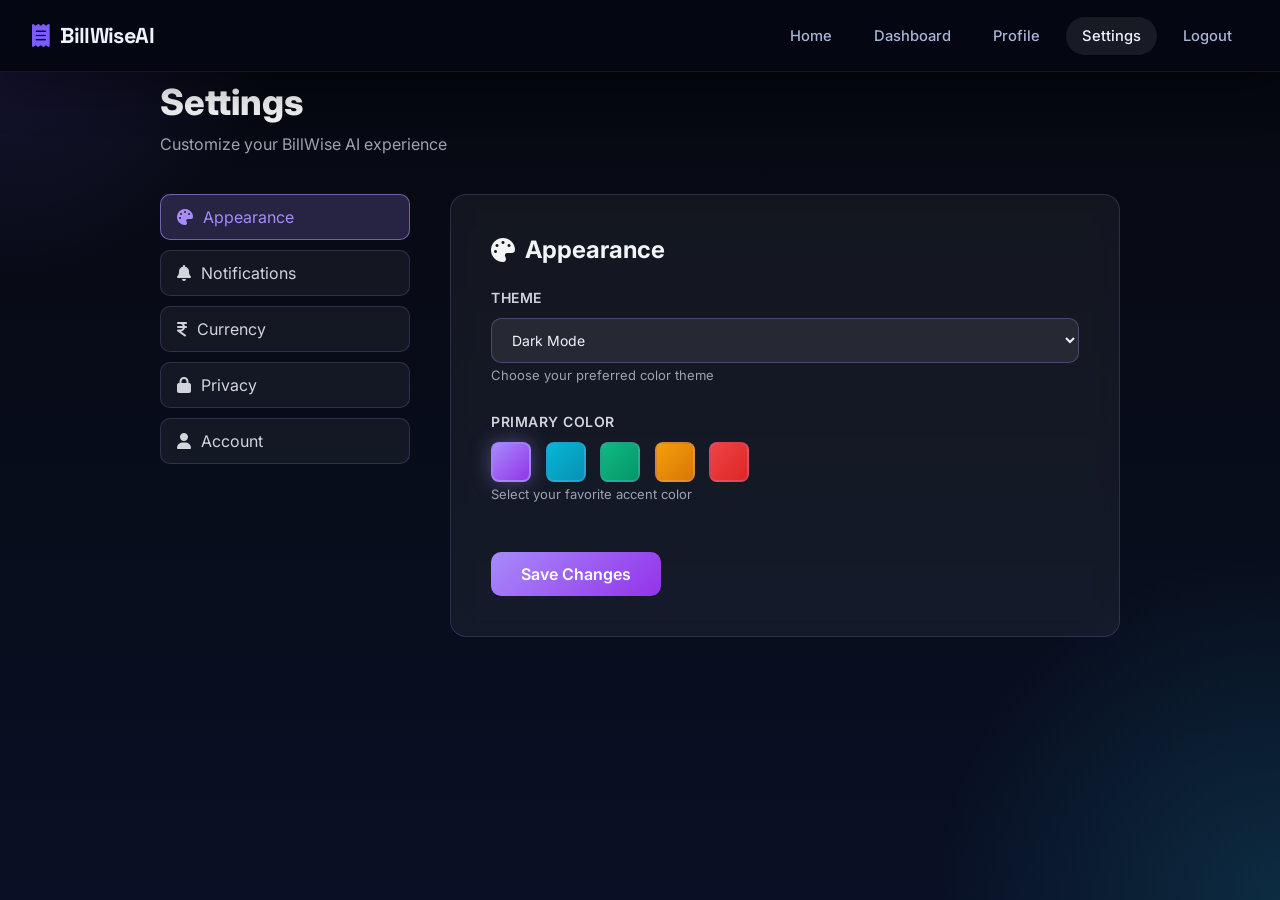
<file: frontend/settings.html>
<!DOCTYPE html>
<html lang="en">
<head>
  <meta charset="UTF-8" />
  <meta name="viewport" content="width=device-width, initial-scale=1.0" />
  <title>Settings — BillWise AI</title>
  <link rel="preconnect" href="https://fonts.googleapis.com" />
  <link href="https://fonts.googleapis.com/css2?family=Inter:wght@300;400;500;600;700;800;900&family=Space+Grotesk:wght@400;500;600;700&display=swap" rel="stylesheet" />
  <link rel="stylesheet" href="https://cdnjs.cloudflare.com/ajax/libs/font-awesome/6.5.0/css/all.min.css" />
  <link rel="stylesheet" href="style.css" />
  <style>
    .settings-container {
      max-width: 1000px;
      margin: 0 auto;
      padding: 40px 20px;
    }

    .settings-header {
      margin-bottom: 40px;
    }

    .settings-header h1 {
      font-size: 36px;
      font-weight: 800;
      color: #f3f4f6;
      margin-bottom: 10px;
    }

    .settings-header p {
      color: #9ca3af;
    }

    .settings-grid {
      display: grid;
      grid-template-columns: 250px 1fr;
      gap: 40px;
    }

    .settings-menu {
      display: flex;
      flex-direction: column;
      gap: 10px;
    }

    .settings-menu-item {
      padding: 12px 16px;
      background: rgba(255, 255, 255, 0.05);
      border: 1px solid rgba(167, 139, 250, 0.2);
      border-radius: 10px;
      color: #d1d5db;
      cursor: pointer;
      transition: all 0.3s ease;
      display: flex;
      align-items: center;
      gap: 10px;
      text-decoration: none;
    }

    .settings-menu-item:hover,
    .settings-menu-item.active {
      background: rgba(167, 139, 250, 0.2);
      border-color: rgba(167, 139, 250, 0.6);
      color: #a78bfa;
    }

    .settings-content {
      background: rgba(255, 255, 255, 0.05);
      border: 1px solid rgba(167, 139, 250, 0.2);
      border-radius: 16px;
      padding: 40px;
      backdrop-filter: blur(10px);
    }

    .settings-section {
      display: none;
    }

    .settings-section.active {
      display: block;
      animation: fadeIn 0.3s ease-out;
    }

    @keyframes fadeIn {
      from { opacity: 0; }
      to { opacity: 1; }
    }

    .settings-section-title {
      font-size: 24px;
      font-weight: 700;
      color: #f3f4f6;
      margin-bottom: 25px;
      display: flex;
      align-items: center;
      gap: 10px;
    }

    .settings-group {
      margin-bottom: 30px;
    }

    .settings-group:last-child {
      margin-bottom: 0;
    }

    .settings-label {
      display: block;
      font-size: 14px;
      font-weight: 600;
      color: #d1d5db;
      margin-bottom: 12px;
      text-transform: uppercase;
      letter-spacing: 0.5px;
    }

    .settings-description {
      font-size: 13px;
      color: #9ca3af;
      margin-top: 4px;
    }

    .select-field {
      width: 100%;
      padding: 12px 16px;
      background: rgba(255, 255, 255, 0.08);
      border: 1px solid rgba(167, 139, 250, 0.3);
      border-radius: 10px;
      color: #f3f4f6;
      font-size: 14px;
      cursor: pointer;
      transition: all 0.3s ease;
    }

    .select-field:focus {
      outline: none;
      background: rgba(255, 255, 255, 0.12);
      border-color: rgba(167, 139, 250, 0.8);
    }

    .select-field option {
      background: #1f2937;
      color: #f3f4f6;
    }

    .toggle-switch {
      display: flex;
      align-items: center;
      gap: 12px;
    }

    .toggle-checkbox {
      width: 50px;
      height: 28px;
      background: rgba(255, 255, 255, 0.1);
      border: 1px solid rgba(167, 139, 250, 0.3);
      border-radius: 14px;
      cursor: pointer;
      position: relative;
      transition: all 0.3s ease;
      appearance: none;
    }

    .toggle-checkbox:checked {
      background: linear-gradient(135deg, #a78bfa, #9333ea);
      border-color: #9333ea;
    }

    .toggle-checkbox::after {
      content: '';
      position: absolute;
      width: 24px;
      height: 24px;
      background: white;
      border-radius: 50%;
      top: 1px;
      left: 1px;
      transition: left 0.3s ease;
    }

    .toggle-checkbox:checked::after {
      left: 25px;
    }

    .color-picker {
      display: grid;
      grid-template-columns: repeat(auto-fill, minmax(40px, 1fr));
      gap: 12px;
    }

    .color-option {
      width: 40px;
      height: 40px;
      border-radius: 8px;
      cursor: pointer;
      border: 2px solid rgba(167, 139, 250, 0.2);
      transition: all 0.3s ease;
    }

    .color-option:hover {
      transform: scale(1.1);
      border-color: rgba(167, 139, 250, 0.8);
    }

    .color-option.selected {
      border-color: rgba(167, 139, 250, 0.8);
      box-shadow: 0 0 20px rgba(167, 139, 250, 0.4);
    }

    .btn-save {
      background: linear-gradient(135deg, #a78bfa, #9333ea);
      border: none;
      padding: 12px 30px;
      border-radius: 10px;
      color: white;
      font-weight: 600;
      cursor: pointer;
      transition: all 0.3s ease;
      margin-top: 20px;
    }

    .btn-save:hover {
      transform: translateY(-2px);
      box-shadow: 0 10px 30px rgba(147, 112, 219, 0.3);
    }

    .input-field-settings {
      width: 100%;
      padding: 12px 16px;
      background: rgba(255, 255, 255, 0.08);
      border: 1px solid rgba(167, 139, 250, 0.3);
      border-radius: 10px;
      color: #f3f4f6;
      font-size: 14px;
      transition: all 0.3s ease;
    }

    .input-field-settings:focus {
      outline: none;
      background: rgba(255, 255, 255, 0.12);
      border-color: rgba(167, 139, 250, 0.8);
    }

    .danger-zone {
      border: 1px solid rgba(248, 113, 113, 0.3);
      background: rgba(248, 113, 113, 0.05);
      border-radius: 10px;
      padding: 20px;
      margin-top: 40px;
    }

    .danger-title {
      color: #fca5a5;
      font-weight: 700;
      margin-bottom: 10px;
    }

    .btn-danger {
      background: rgba(248, 113, 113, 0.3);
      border: 1px solid rgba(248, 113, 113, 0.6);
      color: #fca5a5;
      padding: 10px 20px;
      border-radius: 8px;
      cursor: pointer;
      font-weight: 600;
      transition: all 0.3s ease;
      margin-top: 10px;
    }

    .btn-danger:hover {
      background: rgba(248, 113, 113, 0.5);
      border-color: #f87171;
    }

    .notification-item {
      display: flex;
      align-items: center;
      justify-content: space-between;
      padding: 16px;
      background: rgba(255, 255, 255, 0.05);
      border: 1px solid rgba(167, 139, 250, 0.2);
      border-radius: 10px;
      margin-bottom: 12px;
    }

    .notification-info {
      flex: 1;
    }

    .notification-title {
      font-weight: 600;
      color: #f3f4f6;
      margin-bottom: 4px;
    }

    .notification-description {
      font-size: 13px;
      color: #9ca3af;
    }

    @media (max-width: 768px) {
      .settings-grid {
        grid-template-columns: 1fr;
      }

      .settings-menu {
        flex-direction: row;
        overflow-x: auto;
        margin-bottom: 20px;
      }
    }
  </style>
</head>
<body class="dashboard-body">
  <nav class="navbar">
    <div class="nav-brand">
      <i class="fa-solid fa-receipt nav-logo-icon"></i>
      <span class="nav-logo-text">BillWise<span class="accent">AI</span></span>
    </div>
    <div class="nav-links">
      <a href="index.html" class="nav-link">Home</a>
      <a href="dashboard.html" class="nav-link">Dashboard</a>
      <a href="profile.html" class="nav-link">Profile</a>
      <a href="settings.html" class="nav-link active">Settings</a>
      <a href="#" id="authActionLink" class="nav-link">Logout</a>
    </div>
  </nav>

  <main class="main-content">
    <div class="settings-container">
      <div class="settings-header">
        <h1>Settings</h1>
        <p>Customize your BillWise AI experience</p>
      </div>

      <div class="settings-grid">
        <!-- Settings Menu -->
        <div class="settings-menu">
          <a class="settings-menu-item active" onclick="showSection('appearance')">
            <i class="fa-solid fa-palette"></i> Appearance
          </a>
          <a class="settings-menu-item" onclick="showSection('notifications')">
            <i class="fa-solid fa-bell"></i> Notifications
          </a>
          <a class="settings-menu-item" onclick="showSection('currency')">
            <i class="fa-solid fa-indian-rupee-sign"></i> Currency
          </a>
          <a class="settings-menu-item" onclick="showSection('privacy')">
            <i class="fa-solid fa-lock"></i> Privacy
          </a>
          <a class="settings-menu-item" onclick="showSection('account')">
            <i class="fa-solid fa-user"></i> Account
          </a>
        </div>

        <!-- Settings Content -->
        <div class="settings-content">
          <!-- Appearance Section -->
          <div id="appearance" class="settings-section active">
            <h2 class="settings-section-title">
              <i class="fa-solid fa-palette"></i> Appearance
            </h2>

            <div class="settings-group">
              <label class="settings-label">Theme</label>
              <select class="select-field" id="themeSelect" onchange="saveSettings()">
                <option value="dark">Dark Mode</option>
                <option value="light">Light Mode</option>
              </select>
              <div class="settings-description">Choose your preferred color theme</div>
            </div>

            <div class="settings-group">
              <label class="settings-label">Primary Color</label>
              <div class="color-picker">
                <div class="color-option selected" style="background: linear-gradient(135deg, #a78bfa, #9333ea);" onclick="selectColor(this)"></div>
                <div class="color-option" style="background: linear-gradient(135deg, #06b6d4, #0891b2);" onclick="selectColor(this)"></div>
                <div class="color-option" style="background: linear-gradient(135deg, #10b981, #059669);" onclick="selectColor(this)"></div>
                <div class="color-option" style="background: linear-gradient(135deg, #f59e0b, #d97706);" onclick="selectColor(this)"></div>
                <div class="color-option" style="background: linear-gradient(135deg, #ef4444, #dc2626);" onclick="selectColor(this)"></div>
              </div>
              <div class="settings-description">Select your favorite accent color</div>
            </div>

            <button class="btn-save" onclick="saveSettings()">Save Changes</button>
          </div>

          <!-- Notifications Section -->
          <div id="notifications" class="settings-section">
            <h2 class="settings-section-title">
              <i class="fa-solid fa-bell"></i> Notifications
            </h2>

            <div class="notification-item">
              <div class="notification-info">
                <div class="notification-title">Budget Alerts</div>
                <div class="notification-description">Get notified when spending exceeds budget limits</div>
              </div>
              <input type="checkbox" class="toggle-checkbox" checked onchange="saveSettings()">
            </div>

            <div class="notification-item">
              <div class="notification-info">
                <div class="notification-title">Duplicate Bills</div>
                <div class="notification-description">Alert when duplicate bills are detected</div>
              </div>
              <input type="checkbox" class="toggle-checkbox" checked onchange="saveSettings()">
            </div>

            <div class="notification-item">
              <div class="notification-info">
                <div class="notification-title">Recurring Bills</div>
                <div class="notification-description">Remind about recurring expenses</div>
              </div>
              <input type="checkbox" class="toggle-checkbox" checked onchange="saveSettings()">
            </div>

            <div class="notification-item">
              <div class="notification-info">
                <div class="notification-title">Monthly Reports</div>
                <div class="notification-description">Send monthly spending summaries</div>
              </div>
              <input type="checkbox" class="toggle-checkbox" checked onchange="saveSettings()">
            </div>

            <button class="btn-save" onclick="saveSettings()">Save Changes</button>
          </div>

          <!-- Currency Section -->
          <div id="currency" class="settings-section">
            <h2 class="settings-section-title">
              <i class="fa-solid fa-indian-rupee-sign"></i> Currency
            </h2>

            <div class="settings-group">
              <label class="settings-label">Default Currency</label>
              <select class="select-field" id="currencySelect" onchange="saveSettings()">
                <option value="INR">Indian Rupee (₹)</option>
                <option value="USD">US Dollar ($)</option>
                <option value="EUR">Euro (€)</option>
                <option value="GBP">British Pound (£)</option>
                <option value="AUD">Australian Dollar (A$)</option>
              </select>
              <div class="settings-description">Set your preferred currency for all amounts</div>
            </div>

            <button class="btn-save" onclick="saveSettings()">Save Changes</button>
          </div>

          <!-- Privacy Section -->
          <div id="privacy" class="settings-section">
            <h2 class="settings-section-title">
              <i class="fa-solid fa-lock"></i> Privacy
            </h2>

            <div class="notification-item">
              <div class="notification-info">
                <div class="notification-title">Analytics</div>
                <div class="notification-description">Help us improve by sharing anonymous usage data</div>
              </div>
              <input type="checkbox" class="toggle-checkbox" checked onchange="saveSettings()">
            </div>

            <div class="notification-item">
              <div class="notification-info">
                <div class="notification-title">Cloud Backup</div>
                <div class="notification-description">Automatically backup your data to cloud</div>
              </div>
              <input type="checkbox" class="toggle-checkbox" checked onchange="saveSettings()">
            </div>

            <button class="btn-save" onclick="saveSettings()">Save Changes</button>
          </div>

          <!-- Account Section -->
          <div id="account" class="settings-section">
            <h2 class="settings-section-title">
              <i class="fa-solid fa-user"></i> Account
            </h2>

            <div class="settings-group">
              <label class="settings-label">Change Password</label>
              <input type="password" class="input-field-settings" placeholder="Current password" id="currentPassword">
              <input type="password" class="input-field-settings" placeholder="New password" id="newPassword" style="margin-top: 10px;">
              <input type="password" class="input-field-settings" placeholder="Confirm new password" id="confirmPassword" style="margin-top: 10px;">
              <button class="btn-save" onclick="changePassword()">Update Password</button>
            </div>

            <div class="danger-zone">
              <div class="danger-title">Danger Zone</div>
              <p style="color: #9ca3af; font-size: 14px; margin-bottom: 15px;">
                Be careful with these actions. They cannot be undone.
              </p>
              <button class="btn-danger" onclick="deleteAccount()">
                <i class="fa-solid fa-trash"></i> Delete Account
              </button>
            </div>
          </div>
        </div>
      </div>
    </div>
  </main>

  <script>
    function showSection(sectionId) {
      // Hide all sections
      document.querySelectorAll('.settings-section').forEach(section => {
        section.classList.remove('active');
      });

      // Remove active from menu items
      document.querySelectorAll('.settings-menu-item').forEach(item => {
        item.classList.remove('active');
      });

      // Show selected section
      document.getElementById(sectionId).classList.add('active');

      // Add active to clicked menu item
      event.target.closest('.settings-menu-item').classList.add('active');
    }

    function selectColor(element) {
      document.querySelectorAll('.color-option').forEach(opt => {
        opt.classList.remove('selected');
      });
      element.classList.add('selected');
    }

    function saveSettings() {
      const toast = document.createElement('div');
      toast.className = 'toast success';
      toast.innerHTML = '<i class="fa-solid fa-check-circle"></i><span>Settings saved successfully!</span>';
      document.body.appendChild(toast);

      setTimeout(() => {
        toast.remove();
      }, 3000);
    }

    function changePassword() {
      const current = document.getElementById('currentPassword').value;
      const newPass = document.getElementById('newPassword').value;
      const confirm = document.getElementById('confirmPassword').value;

      if (!current || !newPass || !confirm) {
        showToast('Please fill all password fields', 'error');
        return;
      }

      if (newPass !== confirm) {
        showToast('Passwords do not match', 'error');
        return;
      }

      if (newPass.length < 6) {
        showToast('Password must be at least 6 characters', 'error');
        return;
      }

      showToast('Password changed successfully!', 'success');
      document.getElementById('currentPassword').value = '';
      document.getElementById('newPassword').value = '';
      document.getElementById('confirmPassword').value = '';
    }

    function deleteAccount() {
      if (confirm('Are you sure? This action cannot be undone!')) {
        if (confirm('This will permanently delete all your data. Type "delete" to confirm:')) {
          showToast('Account deleted', 'success');
        }
      }
    }

    function showToast(message, type = 'success') {
      const toast = document.createElement('div');
      toast.className = `toast ${type}`;
      toast.innerHTML = `<i class="fa-solid ${type === 'success' ? 'fa-check-circle' : 'fa-exclamation-circle'}"></i><span>${message}</span>`;
      document.body.appendChild(toast);

      setTimeout(() => {
        toast.remove();
      }, 3000);
    }
  </script>
</body>
</html>
</file>
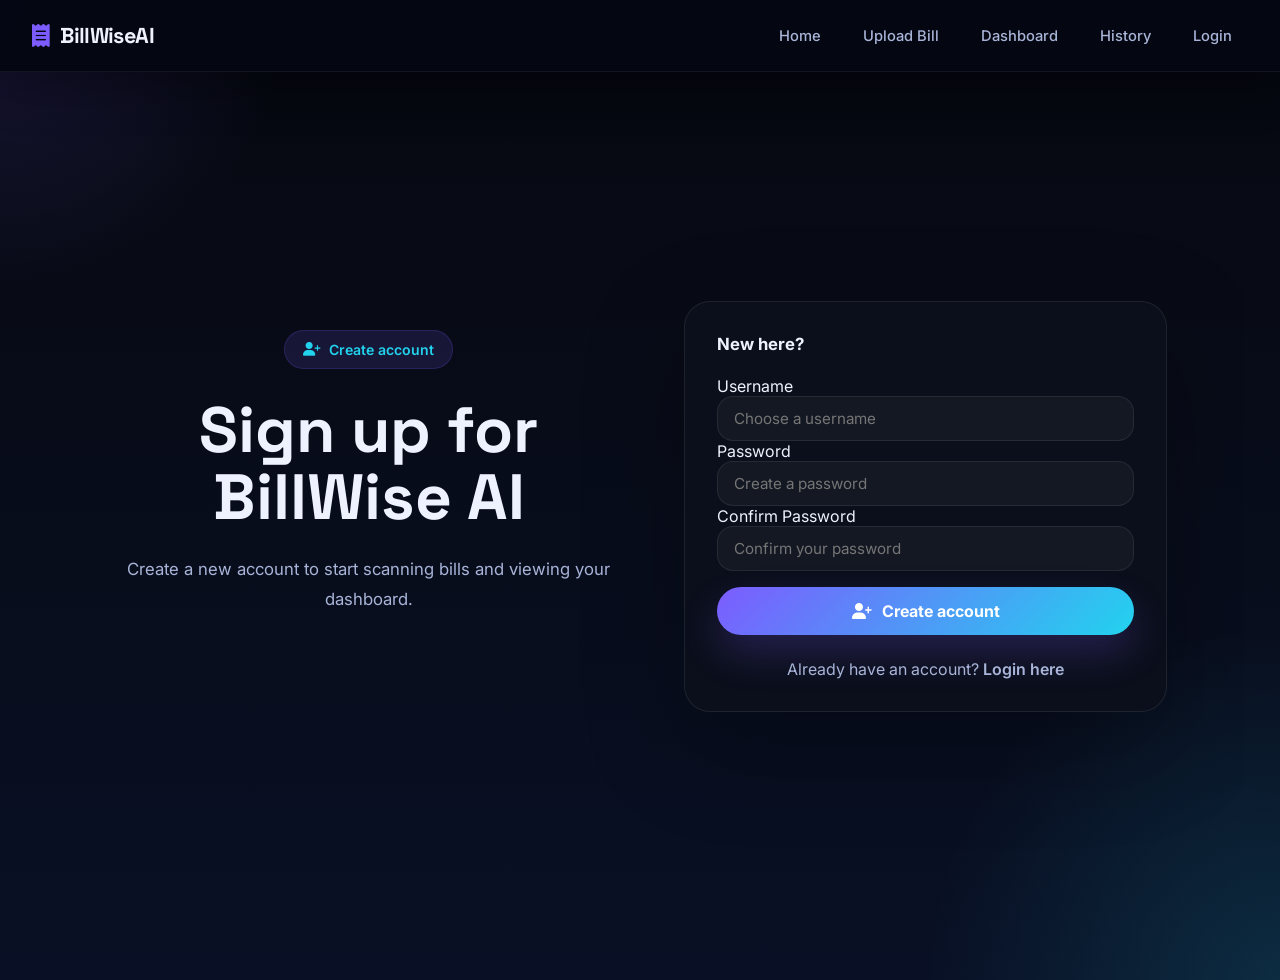
<file: frontend/signup.html>
<!DOCTYPE html>
<html lang="en">
<head>
  <meta charset="UTF-8" />
  <meta name="viewport" content="width=device-width, initial-scale=1.0" />
  <title>Sign Up — BillWise AI</title>
  <link rel="preconnect" href="https://fonts.googleapis.com" />
  <link href="https://fonts.googleapis.com/css2?family=Inter:wght@300;400;500;600;700;800;900&family=Space+Grotesk:wght@400;500;600;700&display=swap" rel="stylesheet" />
  <link rel="stylesheet" href="https://cdnjs.cloudflare.com/ajax/libs/font-awesome/6.5.0/css/all.min.css" />
  <link rel="stylesheet" href="style.css" />
</head>
<body class="dashboard-body">
  <nav class="navbar">
    <div class="nav-brand">
      <i class="fa-solid fa-receipt nav-logo-icon"></i>
      <span class="nav-logo-text">BillWise<span class="accent">AI</span></span>
    </div>
    <div class="nav-links">
      <a href="index.html" class="nav-link">Home</a>
      <a href="upload.html" class="nav-link">Upload Bill</a>
      <a href="dashboard.html" class="nav-link">Dashboard</a>
      <a href="history.html" class="nav-link">History</a>
      <a href="login.html" class="nav-link">Login</a>
    </div>
  </nav>

  <main class="main-content">
    <section class="hero" style="padding-top: 48px; padding-bottom: 48px;">
      <div class="hero-content" style="max-width: 700px; margin: 0 auto; text-align: center;">
        <div class="hero-badge">
          <i class="fa-solid fa-user-plus"></i> Create account
        </div>
        <h1 class="hero-headline">Sign up for BillWise AI</h1>
        <p class="hero-sub">Create a new account to start scanning bills and viewing your dashboard.</p>
      </div>

      <div class="card" style="max-width: 520px; margin: 32px auto 0; padding: 32px;">
        <h2 class="card-title">New here?</h2>

        <form id="signupForm" class="auth-form">
          <div class="form-group">
            <label for="username">Username</label>
            <input id="username" name="username" type="text" class="input-field" placeholder="Choose a username" required />
          </div>

          <div class="form-group">
            <label for="password">Password</label>
            <input id="password" name="password" type="password" class="input-field" placeholder="Create a password" required />
          </div>

          <div class="form-group">
            <label for="confirmPassword">Confirm Password</label>
            <input id="confirmPassword" name="confirmPassword" type="password" class="input-field" placeholder="Confirm your password" required />
          </div>

          <div id="signupMessage" class="form-note" style="margin-bottom: 16px; color: var(--text-muted);"></div>

          <button type="submit" class="btn-primary btn-full">
            <i class="fa-solid fa-user-plus"></i>
            Create account
          </button>
        </form>

        <p style="margin-top:24px; text-align:center; color:var(--text-secondary);">
          Already have an account?
          <a href="login.html" style="color:var(--color-primary); font-weight:600;">Login here</a>
        </p>
      </div>
    </section>
  </main>

  <script>
    const API_URL = window.location.origin;
    const signupForm = document.getElementById('signupForm');
    const signupMessage = document.getElementById('signupMessage');

    signupForm?.addEventListener('submit', async (event) => {
      event.preventDefault();

      const username = document.getElementById('username')?.value.trim();
      const password = document.getElementById('password')?.value.trim();
      const confirmPassword = document.getElementById('confirmPassword')?.value.trim();

      if (!username || !password || !confirmPassword) {
        signupMessage.textContent = 'Please fill all fields.';
        return;
      }

      if (password !== confirmPassword) {
        signupMessage.style.color = 'var(--red)';
        signupMessage.textContent = 'Passwords do not match.';
        return;
      }

      try {
       const response = await fetch(`${API_URL}/api/signup`, {
    method: 'POST',
    credentials: 'include',
    headers: {
        'Content-Type': 'application/json',
    },
    body: JSON.stringify({
        username,
        password,
        confirm_password: confirmPassword
    })
});

        const data = await response.json();

        if (!response.ok) {
          signupMessage.style.color = 'var(--red)';
          signupMessage.textContent = data.error || 'Signup failed.';
          return;
        }

        signupMessage.style.color = 'var(--text-secondary)';
        signupMessage.textContent = 'Signup successful. Redirecting...';
        window.location.href = 'dashboard.html';
      } catch (error) {
        signupMessage.style.color = 'var(--red)';
        signupMessage.textContent = error.message || 'Unable to sign up.';
      }
    });
  </script>
</body>
</html>
</file>
<file: frontend/style.css>
﻿/* ===== ROOT TOKENS ===== */
:root {
  --bg-dark: #050814;
  --bg-page: #070b1d;
  --bg-card: rgba(12, 16, 28, 0.95);
  --bg-panel: rgba(18, 24, 42, 0.92);
  --border: rgba(255,255,255,0.10);
  --border-soft: rgba(255,255,255,0.06);
  --text-primary: #eef2ff;
  --text-secondary: #a8b4d8;
  --text-muted: #7d8ab3;
  --accent: #7c5cff;
  --accent-alt: #22d3ee;
  --accent-green: #3dd598;
  --accent-amber: #f59e0b;
  --accent-red: #fb7185;
  --gradient-hero: linear-gradient(135deg, #7c5cff 0%, #8f6fff 48%, #22d3ee 100%);
  --gradient-text: linear-gradient(90deg, #7c5cff, #a78bfa, #22d3ee);
  --shadow-card: 0 32px 100px rgba(0,0,0,0.30);
  --shadow-hover: 0 18px 48px rgba(124,92,255,0.18);
  --radius: 26px;
  --radius-sm: 16px;
  --radius-lg: 36px;
  --transition: all 0.28s cubic-bezier(0.4, 0, 0.2, 1);
  --navbar-h: 72px;
  --sidebar-w: 260px;
  --font-main: 'Inter', sans-serif;
  --font-display: 'Space Grotesk', sans-serif;

  /* Chart color pairs (start, end) for gradient slices */
  --chart-1-start: #6366f1;
  --chart-1-end: #8b5cf6;
  --chart-2-start: #10b981;
  --chart-2-end: #34d399;
  --chart-3-start: #f59e0b;
  --chart-3-end: #fbbf24;
  --chart-4-start: #ef4444;
  --chart-4-end: #fb7185;
  --chart-5-start: #06b6d4;
  --chart-5-end: #67e8f9;
  --chart-6-start: #8b5cf6;
  --chart-6-end: #c4b5fd;
}

/* ===== GLOBAL ===== */
*, *::before, *::after { box-sizing: border-box; margin: 0; padding: 0; }
html { scroll-behavior: smooth; }
body {
  min-height: 100vh;
  font-family: var(--font-main);
  color: var(--text-primary);
  background: radial-gradient(circle at top left, rgba(124,92,255,0.16), transparent 18%),
              radial-gradient(circle at bottom right, rgba(34,211,238,0.14), transparent 22%),
              linear-gradient(180deg, #02040c 0%, #070a13 16%, #091025 100%);
  -webkit-font-smoothing: antialiased;
  overflow-x: hidden;
}
a { color: inherit; text-decoration: none; }
img { max-width: 100%; display: block; }
button, input, select { font: inherit; }
button { cursor: pointer; }

/* ===== NAVBAR ===== */
.navbar {
  position: fixed;
  inset: 0 0 auto 0;
  z-index: 100;
  height: var(--navbar-h);
  display: flex;
  align-items: center;
  justify-content: space-between;
  padding: 0 32px;
  background: rgba(5, 8, 18, 0.96);
  backdrop-filter: blur(22px);
  border-bottom: 1px solid rgba(255,255,255,0.06);
  box-shadow: 0 18px 45px rgba(0,0,0,0.30);
}
.nav-brand {
  display: flex;
  align-items: center;
  gap: 12px;
  font-family: var(--font-display);
  font-size: 1.35rem;
  font-weight: 800;
  letter-spacing: -0.03em;
}
.nav-logo-icon { color: var(--accent); font-size: 1.45rem; }
.nav-links { display: flex; gap: 10px; align-items: center; }
.nav-link {
  padding: 10px 16px;
  border-radius: 999px;
  color: var(--text-secondary);
  font-size: 0.92rem;
  font-weight: 500;
  transition: var(--transition);
}
.nav-link:hover, .nav-link.active {
  color: var(--text-primary);
  background: rgba(255,255,255,0.08);
}
.btn-nav-cta {
  display: inline-flex;
  align-items: center;
  gap: 8px;
  padding: 12px 20px;
  border-radius: 999px;
  border: none;
  color: #fff;
  background: linear-gradient(135deg, var(--accent), var(--accent-alt));
  box-shadow: 0 18px 40px rgba(124,92,255,0.22);
  transition: var(--transition);
}
.btn-nav-cta:hover { transform: translateY(-1px); background: linear-gradient(135deg, #8f6fff, #22d3ee); }
.nav-hamburger {
  display: none;
  background: none;
  border: none;
  color: var(--text-primary);
  font-size: 1.2rem;
}

/* ===== NEW TOP BAR: menu toggle (far left) + sign out (right) ===== */
.navbar-left { display: flex; align-items: center; gap: 14px; }
.menu-toggle {
  display: inline-flex;
  align-items: center;
  justify-content: center;
  width: 42px;
  height: 42px;
  border-radius: 12px;
  border: 1px solid var(--border);
  background: rgba(255,255,255,0.04);
  color: var(--text-primary);
  font-size: 1.1rem;
  flex-shrink: 0;
  transition: var(--transition);
}
.menu-toggle:hover { background: rgba(255,255,255,0.09); border-color: rgba(255,255,255,0.18); }
.menu-toggle.is-active { background: rgba(124,92,255,0.18); border-color: rgba(124,92,255,0.4); color: var(--accent); }

.btn-signout {
  display: inline-flex;
  align-items: center;
  gap: 8px;
  padding: 10px 18px;
  border-radius: 999px;
  border: 1px solid rgba(251,113,133,0.28);
  background: rgba(251,113,133,0.10);
  color: #fb7185;
  font-size: 0.9rem;
  font-weight: 600;
  white-space: nowrap;
  transition: var(--transition);
}
.btn-signout:hover { background: rgba(251,113,133,0.18); border-color: rgba(251,113,133,0.45); }

/* ===== SIDEBAR OVERLAY + DRAWER (works on desktop and mobile) ===== */
.sidebar-overlay {
  position: fixed;
  inset: 0;
  background: rgba(2, 4, 12, 0.6);
  backdrop-filter: blur(3px);
  z-index: 190;
  opacity: 0;
  pointer-events: none;
  transition: opacity 0.25s ease;
}
.sidebar-overlay.active { opacity: 1; pointer-events: auto; }

.app-sidebar {
  position: fixed;
  top: 0;
  left: 0;
  height: 100vh;
  width: var(--sidebar-w);
  max-width: 82vw;
  background: var(--bg-panel);
  border-right: 1px solid var(--border);
  box-shadow: 30px 0 80px rgba(0,0,0,0.35);
  z-index: 200;
  display: flex;
  flex-direction: column;
  transform: translateX(-100%);
  transition: transform 0.28s cubic-bezier(0.4, 0, 0.2, 1);
}
.app-sidebar.open { transform: translateX(0); }

.sidebar-header {
  display: flex;
  align-items: center;
  justify-content: space-between;
  padding: 22px 20px;
  border-bottom: 1px solid var(--border-soft);
}
.sidebar-close {
  background: none;
  border: none;
  color: var(--text-secondary);
  font-size: 1.15rem;
  width: 36px;
  height: 36px;
  border-radius: 10px;
  display: inline-flex;
  align-items: center;
  justify-content: center;
  transition: var(--transition);
}
.sidebar-close:hover { background: rgba(255,255,255,0.08); color: var(--text-primary); }

.sidebar-nav {
  display: flex;
  flex-direction: column;
  gap: 4px;
  padding: 16px 14px;
}
.sidebar-link {
  display: flex;
  align-items: center;
  gap: 14px;
  padding: 14px 16px;
  border-radius: 14px;
  color: var(--text-secondary);
  font-size: 0.96rem;
  font-weight: 500;
  transition: var(--transition);
}
.sidebar-link i { width: 18px; text-align: center; color: var(--text-muted); font-size: 1rem; }
.sidebar-link:hover { background: rgba(255,255,255,0.06); color: var(--text-primary); }
.sidebar-link.active {
  background: linear-gradient(135deg, rgba(124,92,255,0.20), rgba(34,211,238,0.14));
  color: var(--text-primary);
}
.sidebar-link.active i { color: var(--accent); }

@media (max-width: 480px) {
  .btn-signout { font-size: 0.85rem; padding: 9px 14px; }
  .app-sidebar { width: 82vw; }
}

/* ===== PAGE WRAPPER ===== */
.page-wrapper {
  display: block;
  padding-top: var(--navbar-h);
  min-height: calc(100vh - var(--navbar-h));
}

/* ===== SIDEBAR ===== */
.sidebar {
  display: none;
}

/* ===== MAIN CONTENT ===== */
.main-content {
  width: 100%;
  margin-left: 0;
  padding: 40px 36px;
  max-width: 100vw;
}
.page-header { margin-bottom: 30px; }
.page-title {
  font-family: var(--font-display);
  font-size: clamp(2rem, 2.8vw, 2.7rem);
  font-weight: 800;
  letter-spacing: -0.04em;
  margin-bottom: 10px;
}
.page-sub {
  color: var(--text-secondary);
  font-size: 1rem;
  line-height: 1.75;
  max-width: 720px;
}

/* ===== CARDS ===== */
.card {
  background: var(--bg-card);
  border: 1px solid rgba(255,255,255,0.08);
  border-radius: var(--radius);
  padding: 28px;
  box-shadow: var(--shadow-card);
  transition: var(--transition);
}
.card:hover { transform: translateY(-2px); border-color: rgba(124,92,255,0.18); }
.card-title {
  display: flex;
  align-items: center;
  gap: 12px;
  margin-bottom: 22px;
  font-size: 1.05rem;
  font-weight: 700;
  color: var(--text-primary);
}
.card-title i { color: var(--accent); }

/* ===== BUTTONS ===== */
.btn-primary {
  display: inline-flex;
  align-items: center;
  justify-content: center;
  gap: 10px;
  padding: 14px 28px;
  border: none;
  border-radius: 999px;
  color: #fff;
  background: linear-gradient(135deg, var(--accent), var(--accent-alt));
  font-weight: 700;
  transition: var(--transition);
  box-shadow: 0 18px 38px rgba(124,92,255,0.22);
}
.btn-primary:hover { transform: translateY(-1px); box-shadow: 0 24px 48px rgba(124,92,255,0.24); }
.btn-ghost {
  display: inline-flex;
  align-items: center;
  gap: 10px;
  padding: 14px 28px;
  border-radius: 999px;
  border: 1px solid rgba(255,255,255,0.12);
  background: rgba(255,255,255,0.05);
  color: var(--text-primary);
  transition: var(--transition);
}
.btn-ghost:hover { background: rgba(255,255,255,0.12); transform: translateY(-1px); }
.btn-compact { padding: 12px 20px; font-size: 0.95rem; }
.btn-full { width: 100%; justify-content: center; }

/* ===== HERO ===== */
.hero {
  min-height: 100vh;
  padding: calc(var(--navbar-h) + 60px) 6vw 80px;
  display: flex;
  align-items: center;
  justify-content: space-between;
  gap: 60px;
  position: relative;
  overflow: hidden;
}
.hero-glow-1, .hero-glow-2 {
  position: absolute;
  border-radius: 50%;
  pointer-events: none;
  filter: blur(110px);
  opacity: 0.16;
}
.hero-glow-1 { width: 520px; height: 520px; background: #7c5cff; top: -120px; left: -120px; }
.hero-glow-2 { width: 420px; height: 420px; background: #16b5d9; bottom: -80px; right: 10%; }
.hero-content { flex: 1; max-width: 580px; position: relative; z-index: 1; }
.hero-badge {
  display: inline-flex;
  align-items: center;
  gap: 8px;
  padding: 10px 18px;
  border-radius: 999px;
  border: 1px solid rgba(124,92,255,0.18);
  background: rgba(124,92,255,0.14);
  color: var(--accent-alt);
  font-size: 0.88rem;
  font-weight: 600;
  margin-bottom: 28px;
}
.hero-headline {
  font-family: var(--font-display);
  font-size: clamp(2.8rem, 5vw, 4.2rem);
  font-weight: 800;
  line-height: 1.05;
  margin-bottom: 24px;
}
.gradient-text {
  background: var(--gradient-text);
  -webkit-background-clip: text;
  -webkit-text-fill-color: transparent;
  background-clip: text;
}
.hero-sub {
  font-size: 1.05rem;
  color: var(--text-secondary);
  line-height: 1.75;
  margin-bottom: 36px;
}
.hero-actions { display: flex; gap: 14px; flex-wrap: wrap; margin-bottom: 32px; }
.hero-stats { display: flex; flex-wrap: wrap; gap: 12px; }
.stat-pill {
  padding: 8px 14px;
  border-radius: 999px;
  background: rgba(255,255,255,0.05);
  border: 1px solid rgba(255,255,255,0.08);
  color: var(--text-secondary);
  font-size: 0.85rem;
}
.stat-pill .stat-num { color: var(--accent-alt); font-weight: 700; }
.hero-visual { flex: 1; max-width: 380px; position: relative; z-index: 1; }
.bill-card-demo {
  background: rgba(12, 16, 28, 0.96);
  border: 1px solid rgba(255,255,255,0.08);
  border-radius: var(--radius-lg);
  padding: 28px;
  box-shadow: var(--shadow-card), 0 0 70px rgba(99,102,241,0.12);
  animation: floatCard 4s ease-in-out infinite;
}
@keyframes floatCard { 0%, 100% { transform: translateY(0px); } 50% { transform: translateY(-10px); } }
.demo-card-header { display: flex; align-items: center; gap: 10px; margin-bottom: 20px; padding-bottom: 16px; border-bottom: 1px solid rgba(255,255,255,0.08); font-weight: 600; font-size: 0.95rem; }
.demo-check { margin-left: auto; color: var(--accent-green); font-size: 1.1rem; }
.demo-row { display: flex; justify-content: space-between; align-items: center; padding: 10px 0; border-bottom: 1px solid rgba(255,255,255,0.04); font-size: 0.95rem; }
.demo-row span:first-child { color: var(--text-secondary); }
.demo-row strong { color: var(--text-primary); }
.demo-row strong.accent { color: var(--accent-alt); }
.demo-category { display: flex; align-items: center; justify-content: space-between; margin-top: 16px; }
.confidence { font-size: 0.8rem; color: var(--accent-green); font-weight: 700; }

/* ===== HOME FEATURE GRID ===== */
.hero-feature-grid {
  display: grid;
  grid-template-columns: 1fr;
  gap: 12px;
}
.hero-feature-item {
  display: flex;
  gap: 12px;
  align-items: center;
  padding: 12px 14px;
  border-radius: 14px;
  background: rgba(255,255,255,0.02);
  border: 1px solid rgba(255,255,255,0.04);
  color: var(--text-primary);
  font-weight: 700;
  cursor: pointer;
  transition: var(--transition);
}
.hero-feature-item i { font-size: 1.25rem; color: var(--accent-alt); width: 36px; text-align: center; }
.hero-feature-item .hf-sub { font-weight: 600; color: var(--text-secondary); font-size: 0.85rem; }
.hero-feature-item:hover { transform: translateY(-4px); box-shadow: var(--shadow-hover); border-color: rgba(124,92,255,0.16); }

/* highlight for quick-delete guidance */
.flash-delete {
  animation: flashDelete 0.9s ease-in-out 0s 3;
}
@keyframes flashDelete {
  0% { transform: translateY(0); box-shadow: 0 0 0 rgba(239,68,68,0); }
  40% { transform: translateY(-2px); box-shadow: 0 6px 22px rgba(239,68,68,0.14); }
  100% { transform: translateY(0); box-shadow: 0 0 0 rgba(239,68,68,0); }
}

/* ===== FEATURE GRID ===== */
.features-section, .categories-section { padding: 80px 6vw; }
.section-title { font-family: var(--font-display); font-size: clamp(1.6rem, 3vw, 2.2rem); font-weight: 700; text-align: center; margin-bottom: 46px; color: var(--text-primary); }
.features-grid { display: grid; grid-template-columns: repeat(auto-fit, minmax(240px, 1fr)); gap: 22px; }
.feature-card { background: var(--bg-card); border: 1px solid var(--border); border-radius: var(--radius); padding: 28px; transition: var(--transition); }
.feature-card:hover { border-color: rgba(124,92,255,0.16); transform: translateY(-3px); box-shadow: var(--shadow-hover); }
.feature-icon-wrap { width: 52px; height: 52px; border-radius: 18px; display: flex; align-items: center; justify-content: center; font-size: 1.3rem; margin-bottom: 18px; }
.feature-card h3 { font-size: 1rem; font-weight: 700; margin-bottom: 12px; }
.feature-card p { font-size: 0.92rem; color: var(--text-secondary); line-height: 1.75; }
.cat-pills-row { display: flex; gap: 14px; flex-wrap: wrap; justify-content: center; }
.cat-pill-big { display: inline-flex; align-items: center; gap: 10px; padding: 12px 22px; border-radius: 100px; border: 1px solid rgba(255,255,255,0.08); transition: var(--transition); font-size: 0.9rem; font-weight: 600; }
.cat-pill-big:hover { transform: translateY(-3px); box-shadow: 0 6px 20px rgba(0,0,0,0.2); }
.cat-pill-big.groceries { background: rgba(16,185,129,0.16); color: #10b981; }
.cat-pill-big.food { background: rgba(245,158,11,0.16); color: #f59e0b; }
.cat-pill-big.travel { background: rgba(99,102,241,0.16); color: #6366f1; }
.cat-pill-big.medical { background: rgba(239,68,68,0.16); color: #ef4444; }
.cat-pill-big.education { background: rgba(6,182,212,0.16); color: #06b6d4; }
.cat-pill-big.other { background: rgba(139,92,246,0.16); color: #8b5cf6; }

/* ===== STATS / CHARTS ===== */
.stats-grid { display: grid; grid-template-columns: repeat(auto-fit, minmax(200px, 1fr)); gap: 18px; margin-bottom: 24px; }
.stat-card { background: var(--bg-card); border: 1px solid var(--border); border-radius: var(--radius); padding: 22px; display: flex; align-items: center; gap: 16px; transition: var(--transition); }
.stat-card:hover { border-color: rgba(124,92,255,0.16); transform: translateY(-2px); box-shadow: var(--shadow-hover); }
.stat-icon-wrap { width: 48px; height: 48px; border-radius: var(--radius-sm); display: flex; align-items: center; justify-content: center; font-size: 1.2rem; flex-shrink: 0; }
.stat-label { display: block; font-size: 0.78rem; color: var(--text-secondary); margin-bottom: 6px; }
.stat-value { font-family: var(--font-display); font-size: 1.45rem; font-weight: 700; }
.charts-row { display: grid; grid-template-columns: 1fr 1fr; gap: 20px; margin-bottom: 24px; }
.chart-card { min-height: 360px; }
.chart-wrap { position: relative; height: 260px; display: flex; align-items: center; justify-content: center; }
.chart-wrap canvas { width: 100% !important; height: 100% !important; }
.chart-theme-controls { display:flex; gap:10px; align-items:center; margin-bottom:12px; }
.chart-theme-controls button { padding:8px 12px; border-radius:10px; border:1px solid rgba(255,255,255,0.06); background: rgba(255,255,255,0.02); color:var(--text-primary); cursor:pointer; }
.chart-theme-controls button.active { box-shadow: var(--shadow-hover); transform: translateY(-2px); border-color: rgba(124,92,255,0.16); }
.table-wrap { overflow-x: auto; }
.bills-table { width: 100%; border-collapse: collapse; font-size: 0.89rem; }
.bills-table th { padding: 12px 14px; text-align: left; color: var(--text-muted); font-size: 0.78rem; text-transform: uppercase; letter-spacing: 0.05em; border-bottom: 1px solid rgba(255,255,255,0.08); }
.bills-table td { padding: 14px 14px; border-bottom: 1px solid rgba(255,255,255,0.04); color: var(--text-secondary); }
.bills-table tbody tr:hover td { background: rgba(255,255,255,0.02); }
.empty-row { text-align: center; color: var(--text-muted); padding: 28px 0 !important; }
.empty-row a { color: var(--accent-alt); }

/* ===== UPLOAD PAGE ===== */
.upload-grid { display: grid; grid-template-columns: minmax(0, 1.1fr) minmax(0, 0.9fr); gap: 28px; }
.upload-card, .results-card { min-height: 520px; }
.results-card { display: flex; flex-direction: column; justify-content: flex-start; }
.results-header { display: flex; align-items: center; justify-content: space-between; gap: 18px; margin-bottom: 24px; }
.badge-pill { display: inline-flex; align-items: center; padding: 10px 16px; border-radius: 999px; background: rgba(124,92,255,0.16); color: var(--accent); font-size: 0.85rem; font-weight: 700; }
.idle-copy { padding: 32px 28px; background: rgba(124,92,255,0.08); border: 1px solid rgba(124,92,255,0.14); border-radius: var(--radius); margin-bottom: 22px; }
.idle-copy h3 { font-size: 1.15rem; margin-bottom: 10px; }
.idle-copy p { color: var(--text-secondary); line-height: 1.75; }
.feature-pill-row { display: flex; flex-wrap: wrap; gap: 10px; justify-content: flex-start; }
.info-pill { display: inline-flex; align-items: center; padding: 10px 16px; border-radius: 999px; border: 1px solid rgba(255,255,255,0.10); background: rgba(255,255,255,0.03); color: var(--text-primary); font-size: 0.84rem; }
.drop-zone { border: 1px dashed rgba(124,92,255,0.38); border-radius: var(--radius); padding: 52px 24px; text-align: center; cursor: pointer; transition: var(--transition); background: rgba(255,255,255,0.03); margin-bottom: 22px; }
.drop-zone:hover, .drop-zone.drag-active { border-color: var(--accent); background: rgba(124,92,255,0.12); }
.drop-icon { font-size: 2.6rem; color: var(--accent); margin-bottom: 18px; opacity: 0.94; }
.drop-main { font-size: 1.05rem; font-weight: 700; margin-bottom: 10px; }
.drop-sub { font-size: 0.92rem; color: var(--text-secondary); margin-bottom: 22px; }
.btn-choose { display: inline-flex; align-items: center; gap: 8px; padding: 12px 22px; border-radius: var(--radius-sm); border: 1px solid rgba(124,92,255,0.30); background: rgba(124,92,255,0.16); color: var(--accent-alt); font-size: 0.92rem; transition: var(--transition); }
.btn-choose:hover { background: rgba(124,92,255,0.24); }
.preview-wrap { position: relative; margin-bottom: 22px; }
.preview-img { width: 100%; border-radius: var(--radius); max-height: 260px; object-fit: contain; background: #0a0c14; border: 1px solid rgba(255,255,255,0.08); }
.btn-remove-img { position: absolute; top: 12px; right: 12px; background: rgba(239,68,68,0.92); border: none; color: #fff; padding: 8px 12px; border-radius: var(--radius-sm); font-size: 0.82rem; display: inline-flex; align-items: center; gap: 8px; transition: var(--transition); }
.btn-remove-img:hover { background: #ef4444; }
.result-idle, .result-loading { text-align: center; padding: 38px 24px; color: var(--text-secondary); font-size: 0.95rem; }
.result-loading p { margin-top: 14px; }
.result-field { margin-bottom: 20px; }
.result-field label { display: block; font-size: 0.78rem; color: var(--text-muted); text-transform: uppercase; letter-spacing: 0.08em; margin-bottom: 8px; }
.result-value { font-size: 1rem; font-weight: 700; color: var(--text-primary); }
.result-value.accent-val { color: var(--accent-alt); font-size: 1.3rem; }
.category-badge { display: inline-flex; align-items: center; padding: 10px 16px; border-radius: 999px; border: 1px solid rgba(124,92,255,0.26); background: rgba(124,92,255,0.12); color: var(--accent-alt); font-weight: 700; }
.input-field { width: 100%; padding: 12px 16px; border-radius: var(--radius-sm); border: 1px solid rgba(255,255,255,0.08); background: rgba(255,255,255,0.04); color: var(--text-primary); font-size: 0.95rem; outline: none; transition: var(--transition); }
.input-field:focus { border-color: var(--accent); background: rgba(124,92,255,0.08); }
.confidence-bar-wrap { height: 10px; background: rgba(255,255,255,0.07); border-radius: 999px; overflow: hidden; margin-bottom: 8px; }
.confidence-bar { height: 100%; background: var(--gradient-hero); border-radius: 999px; transition: width 0.6s ease; width: 0%; }
.conf-pct { font-size: 0.85rem; color: var(--accent-green); font-weight: 700; }

/* ===== DASHBOARD / HISTORY HERO ===== */
.dashboard-hero-card, .history-hero-card { background: rgba(17, 23, 42, 0.94); border: 1px solid rgba(255,255,255,0.10); padding: 28px; border-radius: var(--radius); display: flex; align-items: center; justify-content: space-between; gap: 24px; margin-bottom: 24px; }
.hero-label { display: inline-flex; align-items: center; padding: 8px 14px; border-radius: 999px; background: rgba(124,92,255,0.14); color: var(--accent-alt); font-weight: 700; font-size: 0.82rem; margin-bottom: 14px; }
.dashboard-hero-card h2, .history-hero-card h2 { margin: 0 0 10px; font-size: 1.35rem; }
.dashboard-hero-card p { color: var(--text-secondary); max-width: 520px; line-height: 1.7; }
.hero-pill-row { display: flex; flex-wrap: wrap; gap: 12px; justify-content: flex-end; }

/* ===== HISTORIES ===== */
.filter-bar { display: flex; gap: 16px; margin-bottom: 28px; flex-wrap: wrap; }
.search-wrap { flex: 1; min-width: 220px; position: relative; }
.search-wrap i { position: absolute; left: 16px; top: 50%; transform: translateY(-50%); color: var(--text-muted); font-size: 0.95rem; }
.search-input { width: 100%; padding: 14px 16px 14px 44px; border-radius: var(--radius-sm); border: 1px solid rgba(255,255,255,0.08); background: rgba(255,255,255,0.05); color: var(--text-primary); font-size: 0.95rem; outline: none; transition: var(--transition); }
.search-input:focus { border-color: var(--accent); }
.filter-select { width: 220px; padding: 14px 16px; border-radius: var(--radius-sm); border: 1px solid rgba(255,255,255,0.08); background: rgba(255,255,255,0.05); color: var(--text-primary); font-size: 0.95rem; outline: none; cursor: pointer; }
.history-grid { display: grid; grid-template-columns: repeat(auto-fill, minmax(280px, 1fr)); gap: 18px; }

/* Ensure the dropdown options are readable (override platform styling if needed) */
.filter-select option {
  color: #0b1224; /* dark text for contrast on white dropdown */
  background: #ffffff;
}

.filter-select optgroup { color: #0b1224; }
.history-card { background: rgba(18, 24, 44, 0.96); border: 1px solid rgba(255,255,255,0.08); border-radius: var(--radius); padding: 24px; transition: var(--transition); position: relative; }
.history-card:hover { transform: translateY(-3px); border-color: rgba(124,92,255,0.18); box-shadow: var(--shadow-hover); }
.history-card-header { display: flex; justify-content: space-between; align-items: flex-start; gap: 12px; margin-bottom: 16px; }
.hc-thumb-wrap { display: inline-block; width: 72px; height: 72px; border-radius: 12px; overflow: hidden; flex-shrink: 0; border: 1px solid rgba(255,255,255,0.04); }
.hc-thumb { width: 72px; height: 72px; object-fit: cover; display: block; }
/* Lightbox overlay for full image preview */
.lightbox-overlay { position: fixed; inset: 0; display: flex; align-items: center; justify-content: center; background: rgba(2,6,23,0.85); z-index: 99990; opacity: 0; pointer-events: none; transition: opacity 180ms ease; }
.lightbox-overlay.show { opacity: 1; pointer-events: auto; }
.lightbox-content { position: relative; max-width: 92%; max-height: 92%; display: flex; align-items: center; justify-content: center; }
.lightbox-img { max-width: 100%; max-height: 100%; border-radius: 12px; box-shadow: var(--shadow-hover); }
.lightbox-close { position: absolute; top: -12px; right: -12px; background: rgba(0,0,0,0.6); border: none; color: #fff; width: 40px; height: 40px; border-radius: 10px; font-size: 1.2rem; display: inline-flex; align-items: center; justify-content: center; cursor: pointer; }
.hc-shop { font-weight: 700; font-size: 1rem; color: var(--text-primary); }
.hc-amount { font-family: var(--font-display); font-size: 1.15rem; font-weight: 800; color: var(--accent-alt); }
.hc-meta { font-size: 0.85rem; color: var(--text-muted); margin-bottom: 16px; }
.hc-footer { display: flex; justify-content: space-between; align-items: center; flex-wrap: wrap; gap: 12px; }
.btn-delete { border: 1px solid rgba(239,68,68,0.28); background: rgba(239,68,68,0.10); color: #ef4444; padding: 10px 16px; border-radius: var(--radius-sm); font-size: 0.86rem; display: inline-flex; align-items: center; gap: 8px; transition: var(--transition); }
.btn-delete:hover { background: rgba(239,68,68,0.16); }
.empty-state { text-align: center; padding: 72px 24px; color: var(--text-muted); }
.empty-icon { font-size: 3.2rem; display: block; margin-bottom: 18px; opacity: 0.22; }
.empty-state h3 { font-size: 1.25rem; margin-bottom: 10px; color: var(--text-primary); }
.empty-state a { color: var(--accent-alt); }

/* ===== TOAST ===== */
.toast-container { position: fixed; bottom: 24px; right: 24px; z-index: 9999; display: flex; flex-direction: column; gap: 12px; }
.toast { display: flex; align-items: center; gap: 12px; padding: 16px 20px; border-radius: var(--radius-sm); background: rgba(12, 16, 28, 0.96); border: 1px solid rgba(255,255,255,0.08); box-shadow: 0 16px 40px rgba(0,0,0,0.34); font-size: 0.9rem; font-weight: 600; animation: slideInToast 0.3s ease; min-width: 280px; max-width: 380px; }
.toast.success { border-left: 4px solid var(--accent-green); }
.toast.error { border-left: 4px solid var(--accent-red); }
.toast.info { border-left: 4px solid var(--accent); }
@keyframes slideInToast { from { opacity: 0; transform: translateX(30px); } to { opacity: 1; transform: translateX(0); } }

/* ===== RESPONSIVE ===== */
@media (max-width: 1000px) {
  .charts-row { grid-template-columns: 1fr; }
  .upload-grid { grid-template-columns: 1fr; }
  .sidebar { display: none; }
  .main-content { margin-left: 0; max-width: 100%; padding: 24px 18px; }
  .nav-links, .btn-nav-cta { display: none; }
  .nav-hamburger { display: flex; }
}
@media (max-width: 680px) {
  .hero { flex-direction: column; align-items: flex-start; padding: calc(var(--navbar-h) + 40px) 5vw 60px; }
  .hero-visual { width: 100%; max-width: 100%; }
  .hero-actions { flex-direction: column; width: 100%; }
  .hero-actions .btn-primary, .hero-actions .btn-ghost { width: 100%; justify-content: center; }
  .stats-grid, .history-grid { grid-template-columns: 1fr; }
  .filter-bar { flex-direction: column; }
  .search-wrap, .filter-select { width: 100%; }
}
</file>
